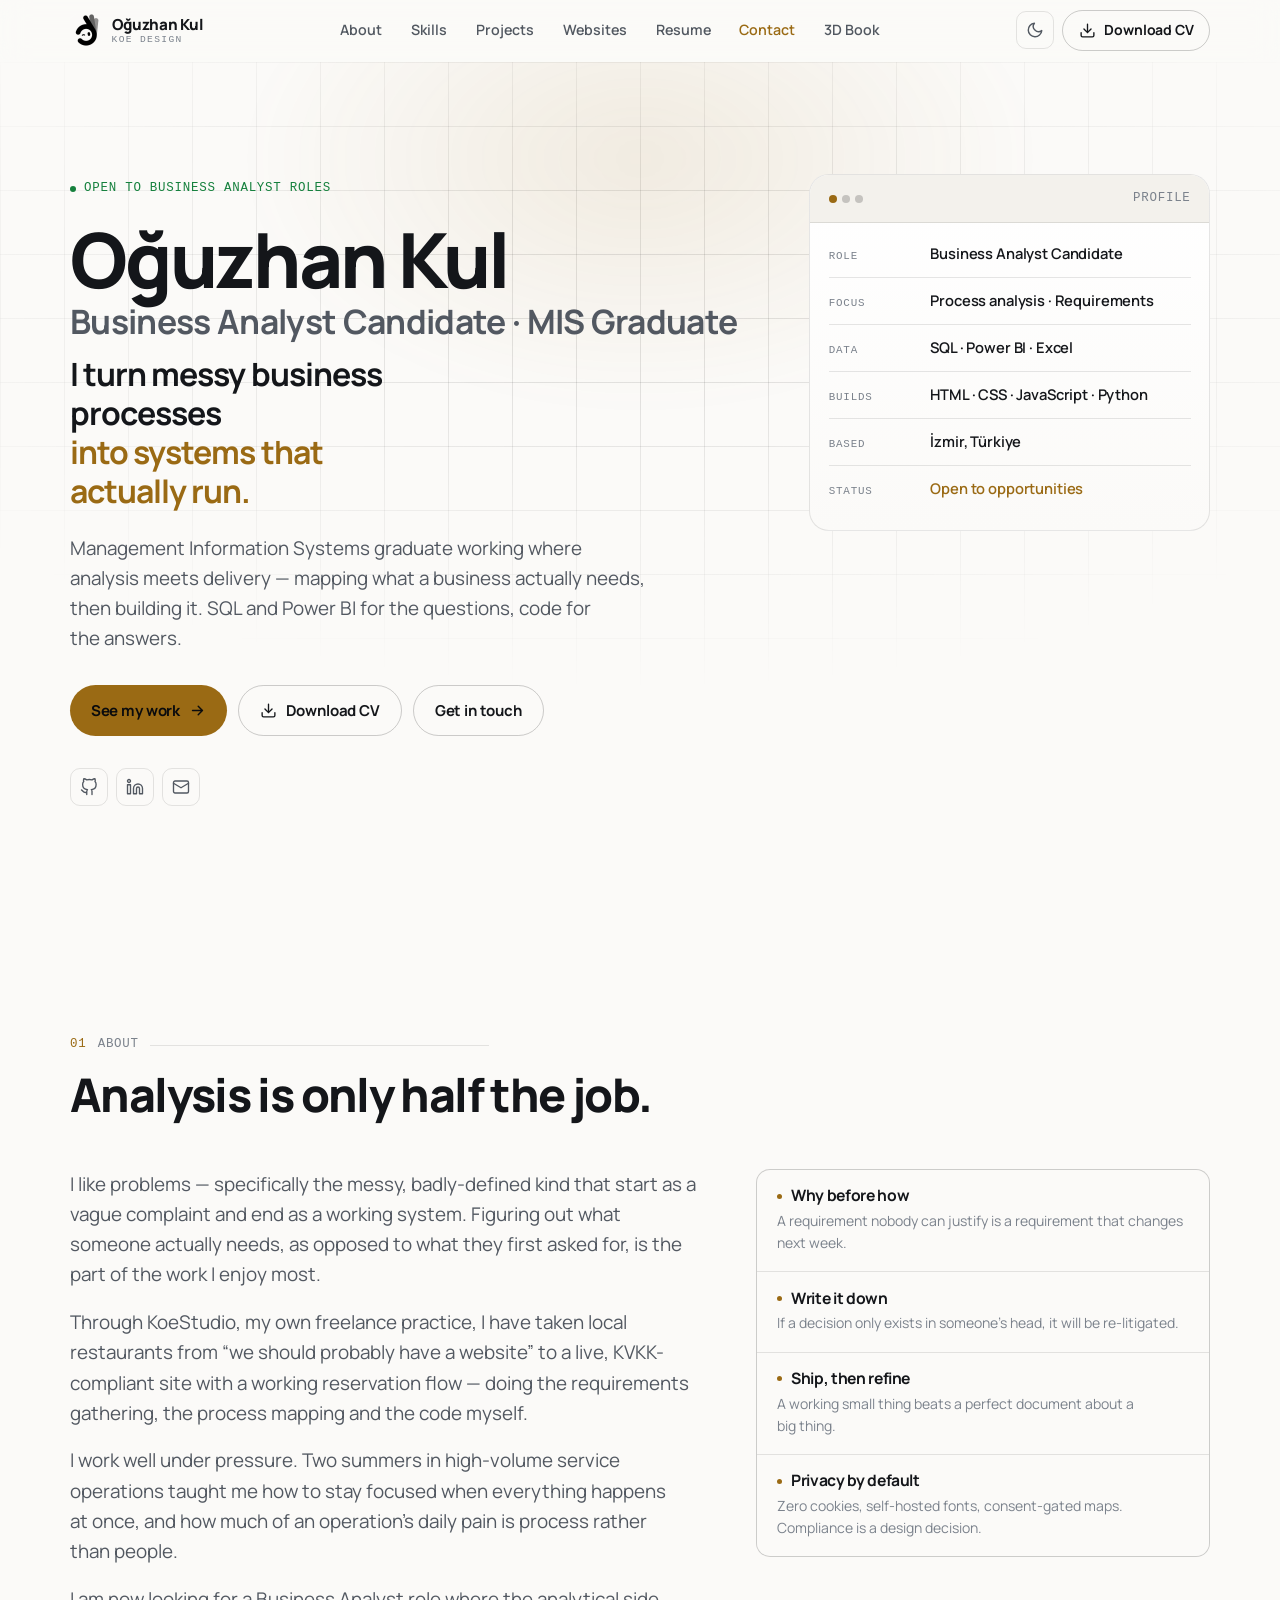
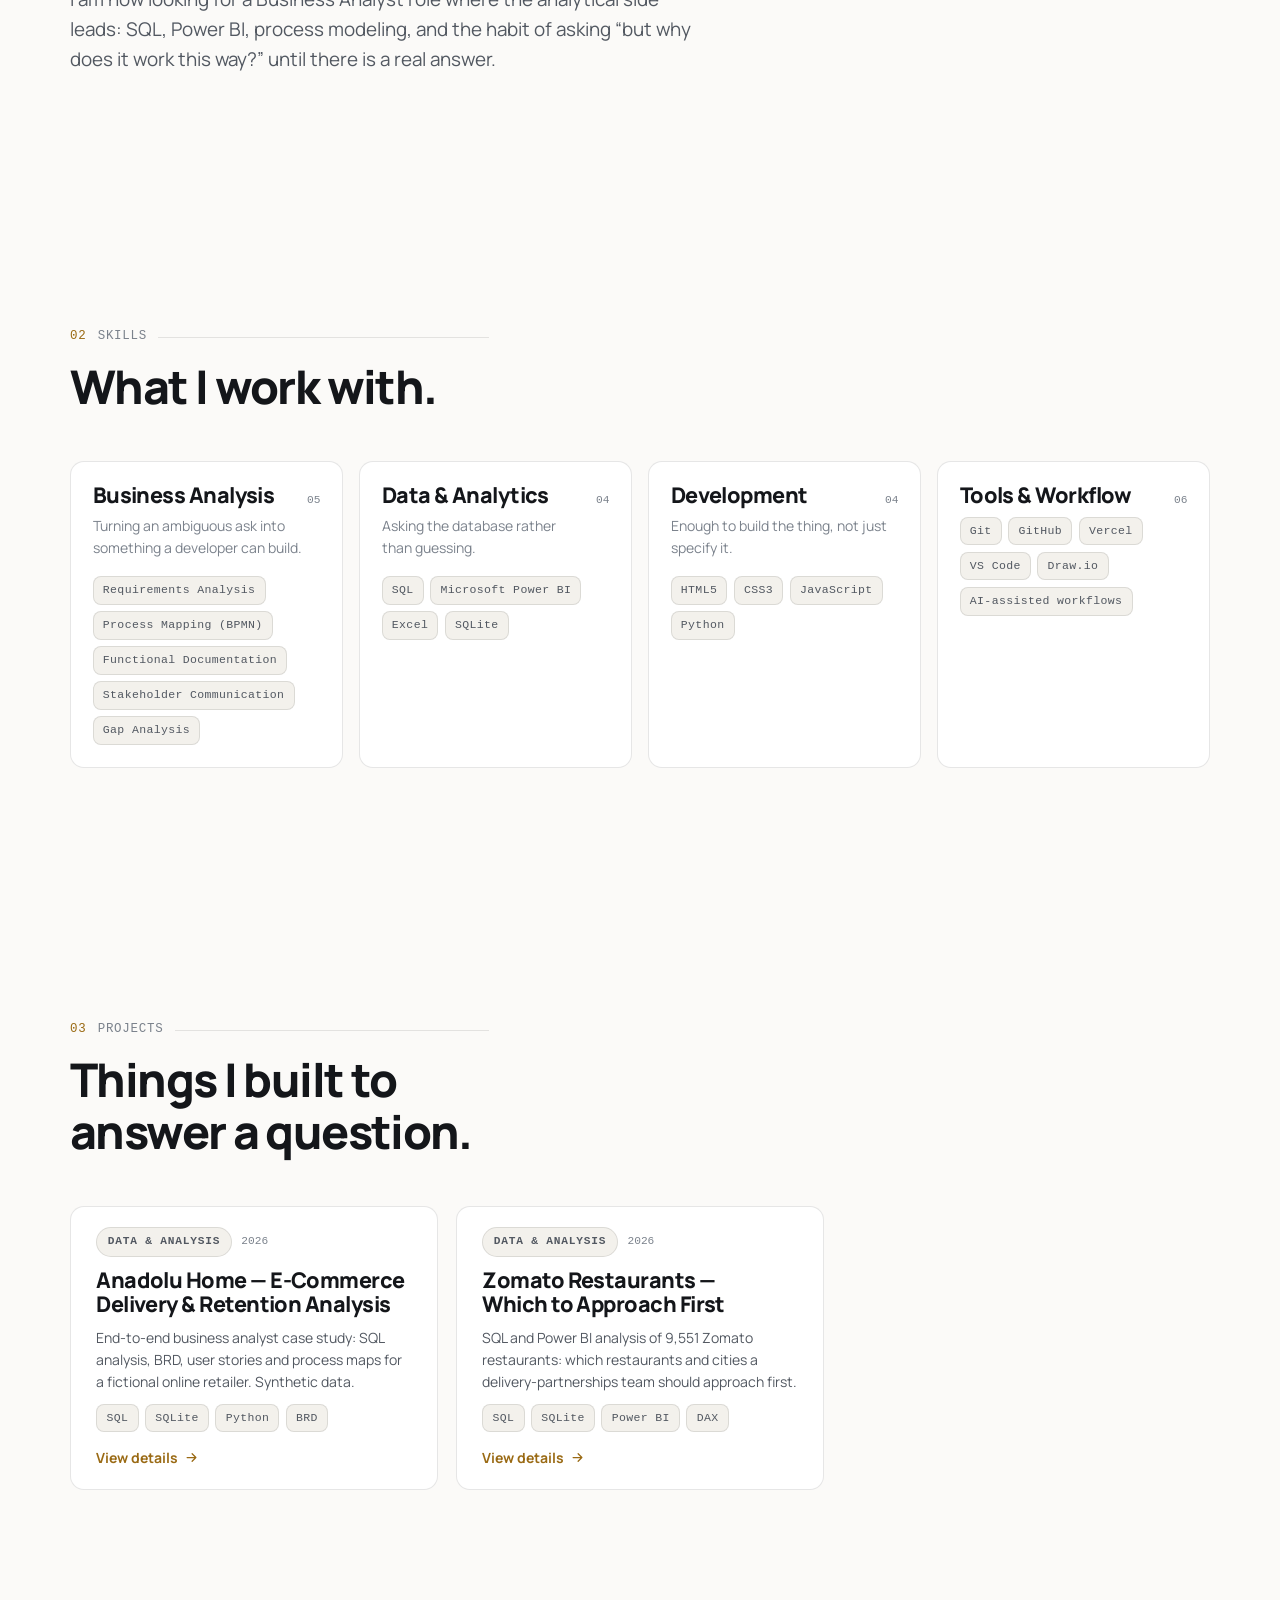
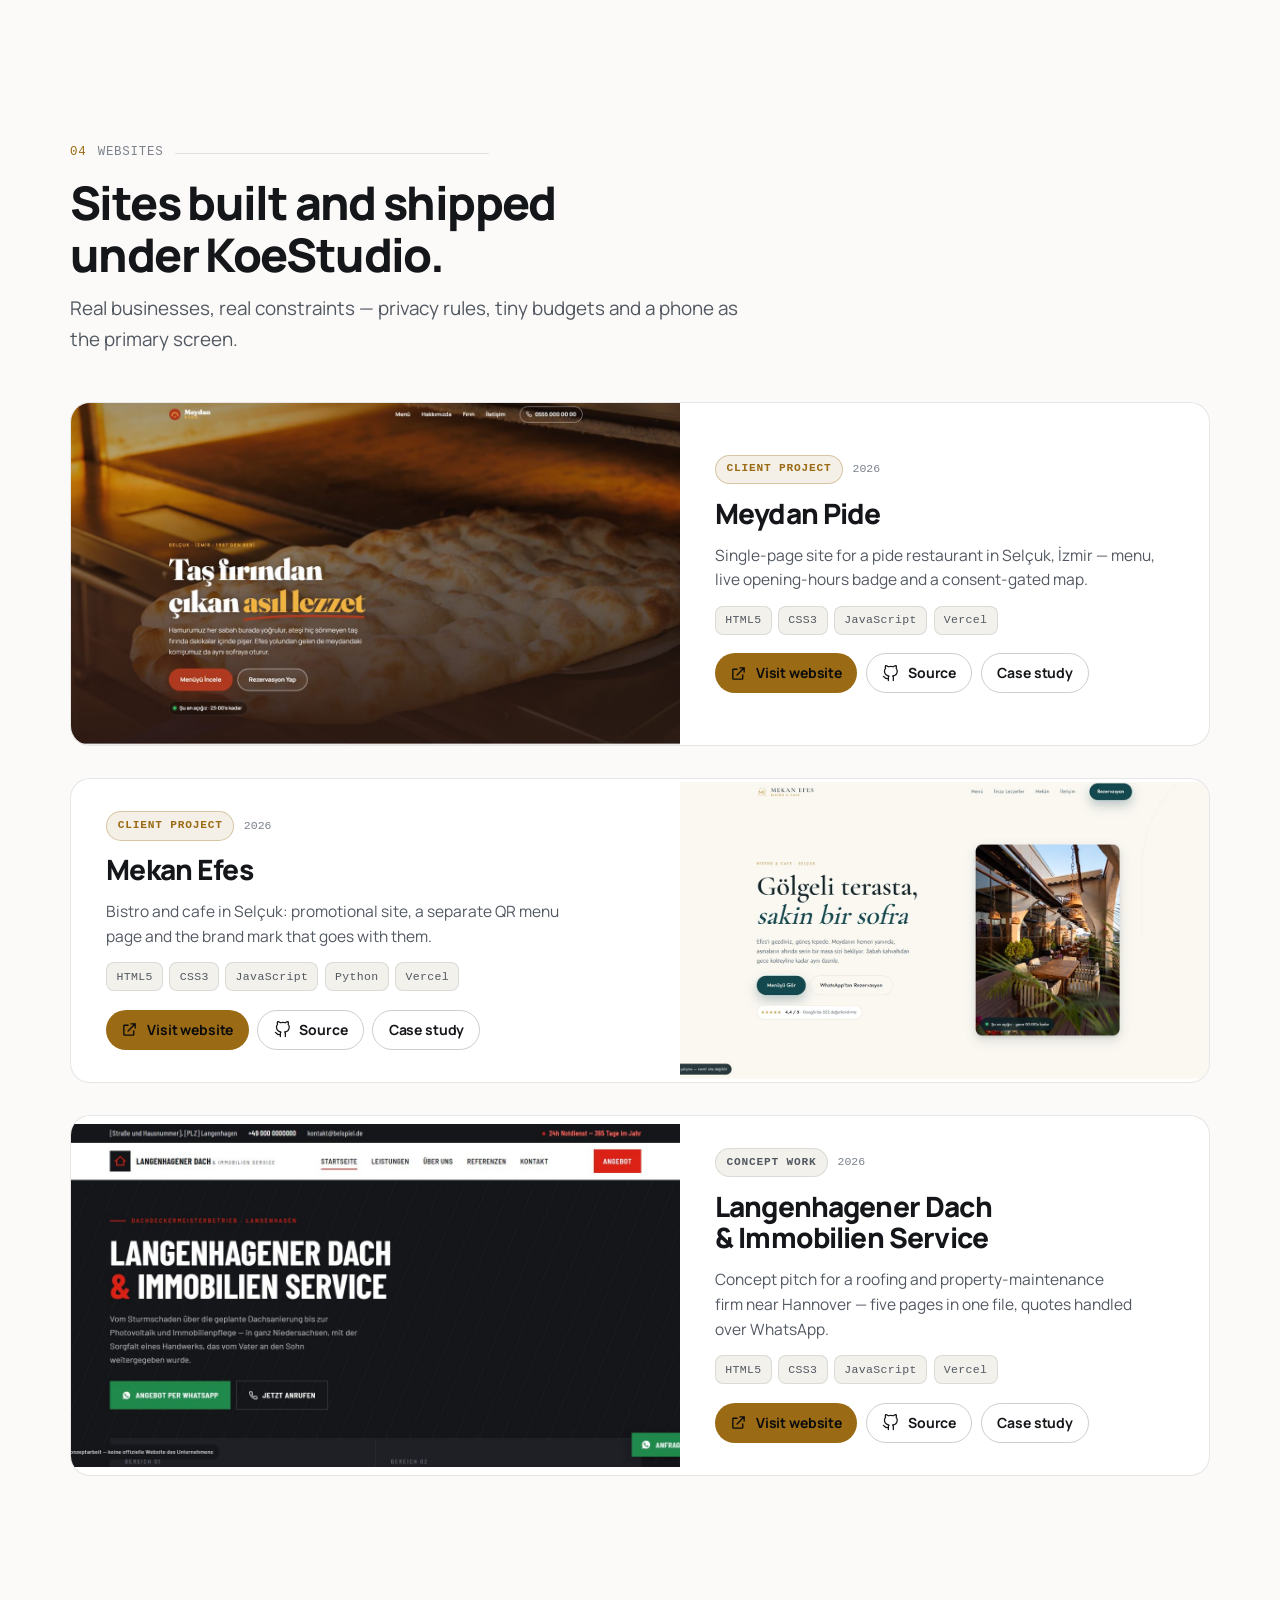
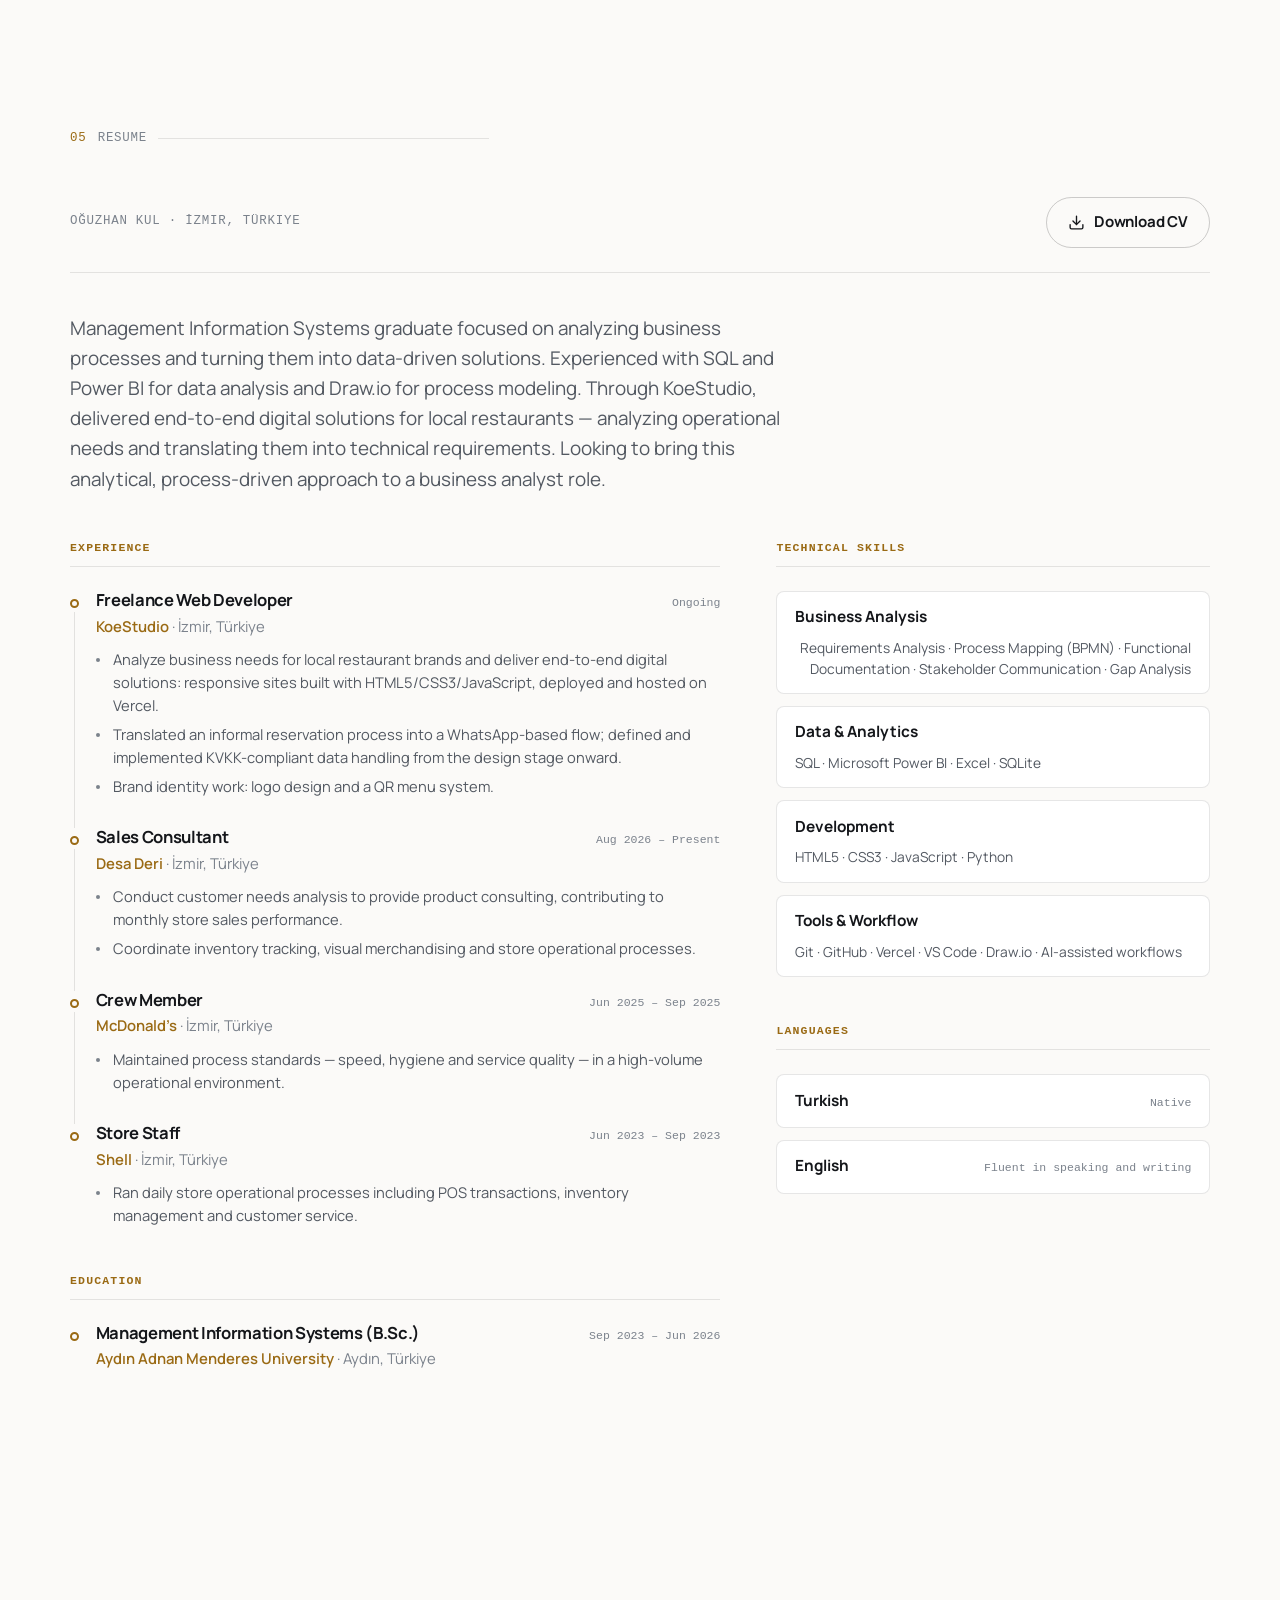
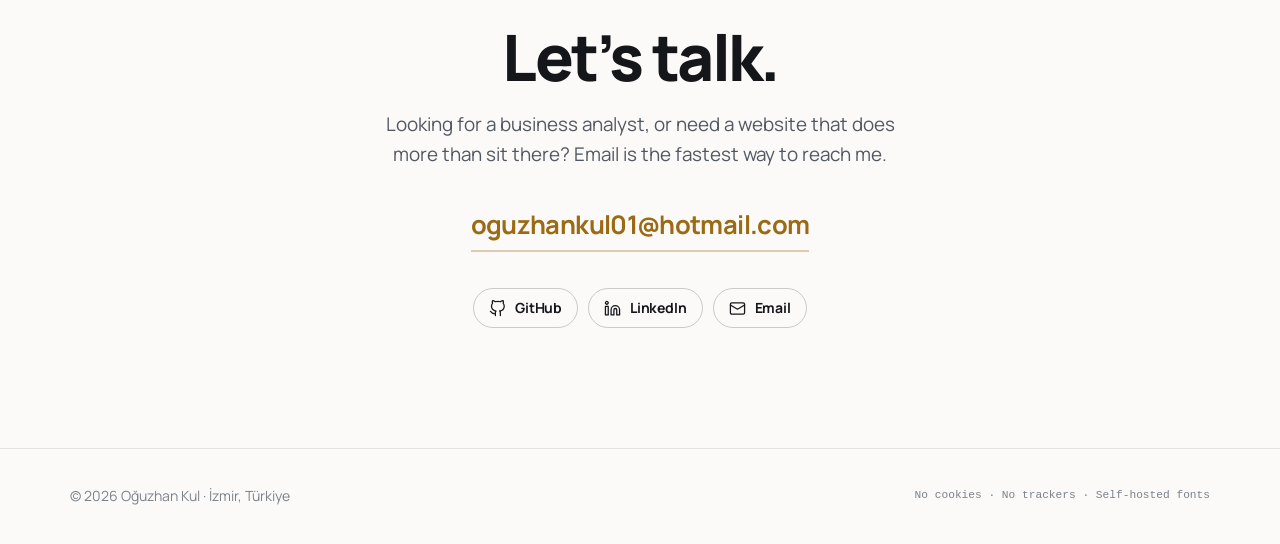
<file: index.html>
<!DOCTYPE html>
<html lang="en" data-theme="dark">
<head>
<meta charset="utf-8">
<meta name="viewport" content="width=device-width, initial-scale=1">

<title>Oğuzhan Kul — Business Analyst Candidate</title>
<meta name="description" content="Management Information Systems graduate in İzmir, Türkiye. Business analysis, SQL and Power BI, plus the web development to build what the analysis calls for.">
<meta name="author" content="Oğuzhan Kul">
<meta name="theme-color" content="#0A0B0D" media="(prefers-color-scheme: dark)">
<meta name="theme-color" content="#FBFAF8" media="(prefers-color-scheme: light)">

<!-- If the domain ever changes, it appears here (canonical, og:url,
     og:image, twitter:image, JSON-LD url), in js/data/profile.js,
     robots.txt and sitemap.xml. Social crawlers need absolute URLs, so
     a relative path is not an option. -->
<link rel="canonical" href="https://koestudio.vercel.app/">

<!-- Open Graph -->
<meta property="og:type" content="profile">
<meta property="og:locale" content="en_US">
<meta property="og:site_name" content="Oğuzhan Kul">
<meta property="og:title" content="Oğuzhan Kul — Business Analyst Candidate">
<meta property="og:description" content="MIS graduate in İzmir. Business analysis, SQL and Power BI, plus the web development to build what the analysis calls for.">
<meta property="og:url" content="https://koestudio.vercel.app/">
<meta property="profile:first_name" content="Oğuzhan">
<meta property="profile:last_name" content="Kul">
<!-- Cover image. Source: assets/img/og-cover.html (see the comment in it
     for how to re-render). Social crawlers need an absolute URL, so this
     is one more place the domain has to be corrected when the site is live. -->
<meta property="og:image" content="https://koestudio.vercel.app/assets/img/og-cover.jpg">
<meta property="og:image:type" content="image/jpeg">
<meta property="og:image:width" content="1200">
<meta property="og:image:height" content="630">
<meta property="og:image:alt" content="Oğuzhan Kul — Business Analyst Candidate, MIS Graduate">

<!-- Twitter / X -->
<meta name="twitter:card" content="summary_large_image">
<meta name="twitter:title" content="Oğuzhan Kul — Business Analyst Candidate">
<meta name="twitter:description" content="MIS graduate in İzmir. Business analysis, SQL and Power BI, plus the web development to build what the analysis calls for.">
<meta name="twitter:image" content="https://koestudio.vercel.app/assets/img/og-cover.jpg">

<link rel="icon" href="assets/img/logo-dark.png" type="image/png" sizes="256x256">
<link rel="apple-touch-icon" href="assets/img/logo-dark.png">
<link rel="manifest" href="site.webmanifest">

<!-- Both subsets are genuinely used: the body copy is English (latin) but
     "Oğuzhan" and "Türkiye" pull glyphs from latin-ext. -->
<link rel="preload" href="assets/fonts/manrope-var-latin.woff2" as="font" type="font/woff2" crossorigin>
<link rel="preload" href="assets/fonts/manrope-var-latin-ext.woff2" as="font" type="font/woff2" crossorigin>
<link rel="stylesheet" href="css/fonts.css">
<link rel="stylesheet" href="css/style.css">

<!-- Sets the stored theme before first paint so the page never flashes the
     wrong colours. External (not inline) so the CSP needs no 'unsafe-inline'. -->
<script src="js/theme.js"></script>

<script type="application/ld+json">
{
  "@context": "https://schema.org",
  "@type": "Person",
  "name": "Oğuzhan Kul",
  "jobTitle": "Business Analyst Candidate",
  "description": "Management Information Systems graduate focused on analyzing business processes and turning them into data-driven solutions.",
  "url": "https://koestudio.vercel.app/",
  "email": "mailto:oguzhankul01@hotmail.com",
  "address": {
    "@type": "PostalAddress",
    "addressLocality": "İzmir",
    "addressCountry": "TR"
  },
  "alumniOf": {
    "@type": "CollegeOrUniversity",
    "name": "Aydın Adnan Menderes University"
  },
  "knowsLanguage": ["Turkish", "English"],
  "knowsAbout": ["Business Analysis", "SQL", "Microsoft Power BI", "Process Modeling", "Web Development"],
  "sameAs": [
    "https://github.com/Oguzhan-35",
    "https://www.linkedin.com/in/oğuzhan-kul-5936a341a"
  ]
}
</script>
</head>

<body>

<a class="skip" href="#main">Skip to content</a>

<!-- ============================================================
     Icon sprite — every icon on the page, inlined once.
     Avoids an icon library dependency and any external request.
     ============================================================ -->
<svg class="sprite" width="0" height="0" aria-hidden="true">
  <symbol id="i-github" viewBox="0 0 24 24" fill="none" stroke="currentColor" stroke-width="1.8" stroke-linecap="round" stroke-linejoin="round">
    <path d="M9 19c-5 1.5-5-2.5-7-3m14 6v-3.87a3.37 3.37 0 0 0-.94-2.61c3.14-.35 6.44-1.54 6.44-7A5.44 5.44 0 0 0 20 4.77 5.07 5.07 0 0 0 19.91 1S18.73.65 16 2.48a13.38 13.38 0 0 0-7 0C6.27.65 5.09 1 5.09 1A5.07 5.07 0 0 0 5 4.77a5.44 5.44 0 0 0-1.5 3.78c0 5.42 3.3 6.61 6.44 7A3.37 3.37 0 0 0 9 18.13V22"/>
  </symbol>
  <symbol id="i-linkedin" viewBox="0 0 24 24" fill="none" stroke="currentColor" stroke-width="1.8" stroke-linecap="round" stroke-linejoin="round">
    <path d="M16 8a6 6 0 0 1 6 6v7h-4v-7a2 2 0 0 0-4 0v7h-4v-7a6 6 0 0 1 6-6z"/>
    <rect x="2" y="9" width="4" height="12"/><circle cx="4" cy="4" r="2"/>
  </symbol>
  <symbol id="i-mail" viewBox="0 0 24 24" fill="none" stroke="currentColor" stroke-width="1.8" stroke-linecap="round" stroke-linejoin="round">
    <rect x="2" y="4" width="20" height="16" rx="2"/><path d="m22 7-10 6L2 7"/>
  </symbol>
  <symbol id="i-arrow-right" viewBox="0 0 24 24" fill="none" stroke="currentColor" stroke-width="2" stroke-linecap="round" stroke-linejoin="round">
    <path d="M5 12h14M13 6l6 6-6 6"/>
  </symbol>
  <symbol id="i-external" viewBox="0 0 24 24" fill="none" stroke="currentColor" stroke-width="1.9" stroke-linecap="round" stroke-linejoin="round">
    <path d="M14 4h6v6M20 4 10 14M18 14v5a1 1 0 0 1-1 1H5a1 1 0 0 1-1-1V7a1 1 0 0 1 1-1h5"/>
  </symbol>
  <symbol id="i-download" viewBox="0 0 24 24" fill="none" stroke="currentColor" stroke-width="1.9" stroke-linecap="round" stroke-linejoin="round">
    <path d="M21 15v4a2 2 0 0 1-2 2H5a2 2 0 0 1-2-2v-4M7 10l5 5 5-5M12 15V3"/>
  </symbol>
  <symbol id="i-sun" viewBox="0 0 24 24" fill="none" stroke="currentColor" stroke-width="1.9" stroke-linecap="round" stroke-linejoin="round">
    <circle cx="12" cy="12" r="4"/><path d="M12 2v2M12 20v2M4.9 4.9l1.4 1.4M17.7 17.7l1.4 1.4M2 12h2M20 12h2M4.9 19.1l1.4-1.4M17.7 6.3l1.4-1.4"/>
  </symbol>
  <symbol id="i-moon" viewBox="0 0 24 24" fill="none" stroke="currentColor" stroke-width="1.9" stroke-linecap="round" stroke-linejoin="round">
    <path d="M21 12.8A9 9 0 1 1 11.2 3a7 7 0 0 0 9.8 9.8z"/>
  </symbol>
  <symbol id="i-close" viewBox="0 0 24 24" fill="none" stroke="currentColor" stroke-width="2" stroke-linecap="round" stroke-linejoin="round">
    <path d="M18 6 6 18M6 6l12 12"/>
  </symbol>
</svg>

<!-- ============================================================
     HEADER
     ============================================================ -->
<header class="header" id="header">
  <div class="header__inner">
    <a class="brand" href="#top" aria-label="Oğuzhan Kul / Koe Design — home">
      <span class="brand__mark" aria-hidden="true"></span>
      <span class="brand__lockup">
        <span class="brand__name">Oğuzhan Kul</span>
        <span class="brand__studio">Koe Design</span>
      </span>
    </a>

    <nav class="nav" aria-label="Sections">
      <ul class="nav__list">
        <li><a class="nav__link" href="#about">About</a></li>
        <li><a class="nav__link" href="#skills">Skills</a></li>
        <li><a class="nav__link" href="#projects">Projects</a></li>
        <li><a class="nav__link" href="#websites">Websites</a></li>
        <li><a class="nav__link" href="#resume">Resume</a></li>
        <li><a class="nav__link" href="#contact">Contact</a></li>
        <li><a class="nav__link" href="book/">3D Book</a></li>
      </ul>
    </nav>

    <div class="header__actions">
      <button class="icon-btn" id="theme-toggle" type="button"
              aria-label="Switch colour theme">
        <svg class="ic icon-sun" aria-hidden="true"><use href="#i-sun"></use></svg>
        <svg class="ic icon-moon" aria-hidden="true"><use href="#i-moon"></use></svg>
      </button>

      <!-- Filled in by JS only when profile.cvFile is set -->
      <span id="header-cta" class="header__cta"></span>

      <button class="icon-btn burger" id="burger" type="button"
              aria-label="Open menu" aria-expanded="false" aria-controls="mobile-menu">
        <span class="burger__bars" aria-hidden="true"></span>
      </button>
    </div>
  </div>
  <div class="progress" id="progress" aria-hidden="true"></div>
</header>

<div class="mobile-menu" id="mobile-menu" hidden>
  <a class="mobile-menu__link" href="#about"><span class="mobile-menu__num">01</span> About</a>
  <a class="mobile-menu__link" href="#skills"><span class="mobile-menu__num">02</span> Skills</a>
  <a class="mobile-menu__link" href="#projects"><span class="mobile-menu__num">03</span> Projects</a>
  <a class="mobile-menu__link" href="#websites"><span class="mobile-menu__num">04</span> Websites</a>
  <a class="mobile-menu__link" href="#resume"><span class="mobile-menu__num">05</span> Resume</a>
  <a class="mobile-menu__link" href="#contact"><span class="mobile-menu__num">06</span> Contact</a>
  <div class="mobile-menu__foot" id="mobile-socials"></div>
</div>

<main id="main">

  <!-- ============================================================
       HERO
       ============================================================ -->
  <section class="hero" id="top">
    <div class="hero__bg" aria-hidden="true"></div>
    <div class="hero__glow" aria-hidden="true"></div>

    <div class="wrap">
      <div class="hero__grid">
        <div class="hero__content" id="hero-content">
          <noscript>
            <h1>Oğuzhan Kul — Business Analyst Candidate</h1>
            <p>
              Management Information Systems graduate in İzmir, Türkiye.
              This site needs JavaScript to render its content.
              You can reach me at
              <a href="mailto:oguzhankul01@hotmail.com">oguzhankul01@hotmail.com</a>.
            </p>
          </noscript>
        </div>

        <aside class="spec reveal" id="hero-spec" aria-label="Profile summary"></aside>
      </div>
    </div>
  </section>

  <!-- ============================================================
       ABOUT
       ============================================================ -->
  <section class="section" id="about" aria-labelledby="about-h">
    <div class="wrap">
      <div class="shead reveal">
        <p class="shead__eyebrow mono"><span class="shead__num">01</span> About</p>
        <h2 id="about-h">Analysis is only half the job.</h2>
      </div>
      <div class="about">
        <div class="about__text reveal" id="about-text"></div>
        <ul class="principles reveal" id="about-principles"></ul>
      </div>
    </div>
  </section>

  <!-- ============================================================
       SKILLS
       ============================================================ -->
  <section class="section" id="skills" aria-labelledby="skills-h">
    <div class="wrap">
      <div class="shead reveal">
        <p class="shead__eyebrow mono"><span class="shead__num">02</span> Skills</p>
        <h2 id="skills-h">What I work with.</h2>
      </div>
      <div class="skills" id="skills-grid"></div>
    </div>
  </section>

  <!-- ============================================================
       PROJECTS
       ============================================================ -->
  <section class="section" id="projects" aria-labelledby="projects-h">
    <div class="wrap">
      <div class="shead reveal">
        <p class="shead__eyebrow mono"><span class="shead__num">03</span> Projects</p>
        <h2 id="projects-h">Things I built to answer a question.</h2>
      </div>
      <div id="projects-filters" role="tablist" aria-label="Filter projects"></div>
      <div id="projects-grid"></div>
    </div>
  </section>

  <!-- ============================================================
       WEBSITES
       ============================================================ -->
  <section class="section" id="websites" aria-labelledby="websites-h">
    <div class="wrap">
      <div class="shead reveal">
        <p class="shead__eyebrow mono"><span class="shead__num">04</span> Websites</p>
        <h2 id="websites-h">Sites built and shipped under KoeStudio.</h2>
        <p>Real businesses, real constraints — privacy rules, tiny budgets and a phone as the primary screen.</p>
      </div>
      <div class="sites" id="sites-list"></div>
    </div>
  </section>

  <!-- ============================================================
       RESUME
       ============================================================ -->
  <section class="section" id="resume" aria-labelledby="resume-h">
    <div class="wrap">
      <div class="shead reveal">
        <p class="shead__eyebrow mono"><span class="shead__num">05</span> Resume</p>
        <!-- Kept for the section's accessible name (aria-labelledby), hidden
             visually because the eyebrow above already says "Resume". -->
        <h2 id="resume-h" class="sr-only">Resume</h2>
      </div>
      <div id="resume-body"></div>
    </div>
  </section>

  <!-- ============================================================
       CONTACT
       ============================================================ -->
  <section class="section" id="contact" aria-labelledby="contact-h">
    <div class="wrap">
      <div class="contact reveal" id="contact-body"></div>
    </div>
  </section>

</main>

<footer class="footer">
  <div class="wrap footer__inner" id="footer"></div>
</footer>

<!-- Detail dialog, shared by projects and websites -->
<dialog class="modal" id="modal" aria-labelledby="modal-title">
  <button class="modal__close" type="button" data-close aria-label="Close">
    <svg class="ic" aria-hidden="true"><use href="#i-close"></use></svg>
  </button>
  <div class="modal__panel" id="modal-panel"></div>
</dialog>

<script type="module" src="js/main.js"></script>
</body>
</html>
</file>
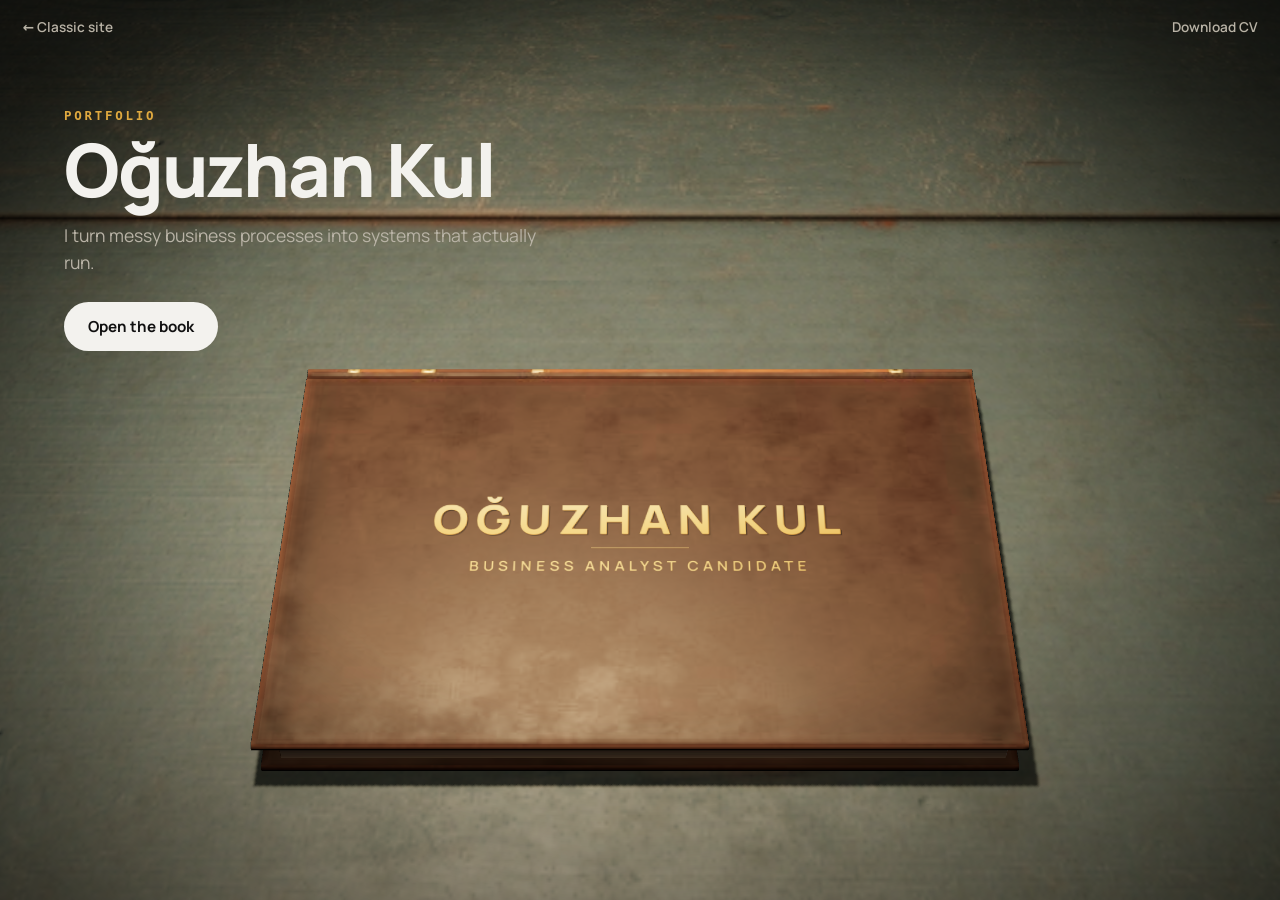
<file: book/index.html>
<!doctype html>
<html lang="en">
<head>
<meta charset="utf-8">
<meta name="viewport" content="width=device-width, initial-scale=1">
<title>Oğuzhan Kul — Portfolio Book</title>
<meta name="description" content="An interactive 3D portfolio: a hardcover book on a desk. Business analysis, data and web projects by Oğuzhan Kul.">
<meta name="theme-color" content="#050403">
<link rel="stylesheet" href="../css/fonts.css">
<link rel="stylesheet" href="book.css">
</head>
<body>
<canvas id="stage" role="img" aria-label="Interactive 3D portfolio book. Use the buttons or arrow keys to turn pages."></canvas>
<div class="vignette" aria-hidden="true"></div>

<header class="top">
  <a class="back" href="../">← Classic site</a>
  <a class="cv" id="cv" href="#" hidden download>Download CV</a>
</header>

<section class="hero" id="hero">
  <p class="eyebrow">Portfolio</p>
  <h1>Oğuzhan Kul</h1>
  <p class="tag" id="tag"></p>
  <button class="open" id="openBtn" type="button">Open the book</button>
</section>

<nav class="pager" id="pager" aria-label="Book navigation" hidden>
  <button id="prev" type="button" aria-label="Previous spread">←</button>
  <span id="count"></span>
  <button id="next" type="button" aria-label="Next spread">→</button>
  <button id="close" type="button" class="ghost">Close book</button>
</nav>

<p class="loading" id="loading">Lighting the lamp…</p>

<div class="nogl" id="nogl" hidden>
  <h2>This book needs WebGL.</h2>
  <p>Your browser could not start the 3D scene. The same work is on the classic site.</p>
  <a class="open" href="../">Open the classic site</a>
</div>

<p class="sr" id="sr" aria-live="polite"></p>
<section class="sr" aria-label="Selected work">
  <h2>Selected work</h2>
  <ul id="classic-list"></ul>
</section>

<noscript><p class="nogl">This portfolio book needs JavaScript. <a href="../">Open the classic site</a>.</p></noscript>
<script type="module" src="book.js"></script>
</body>
</html>
</file>
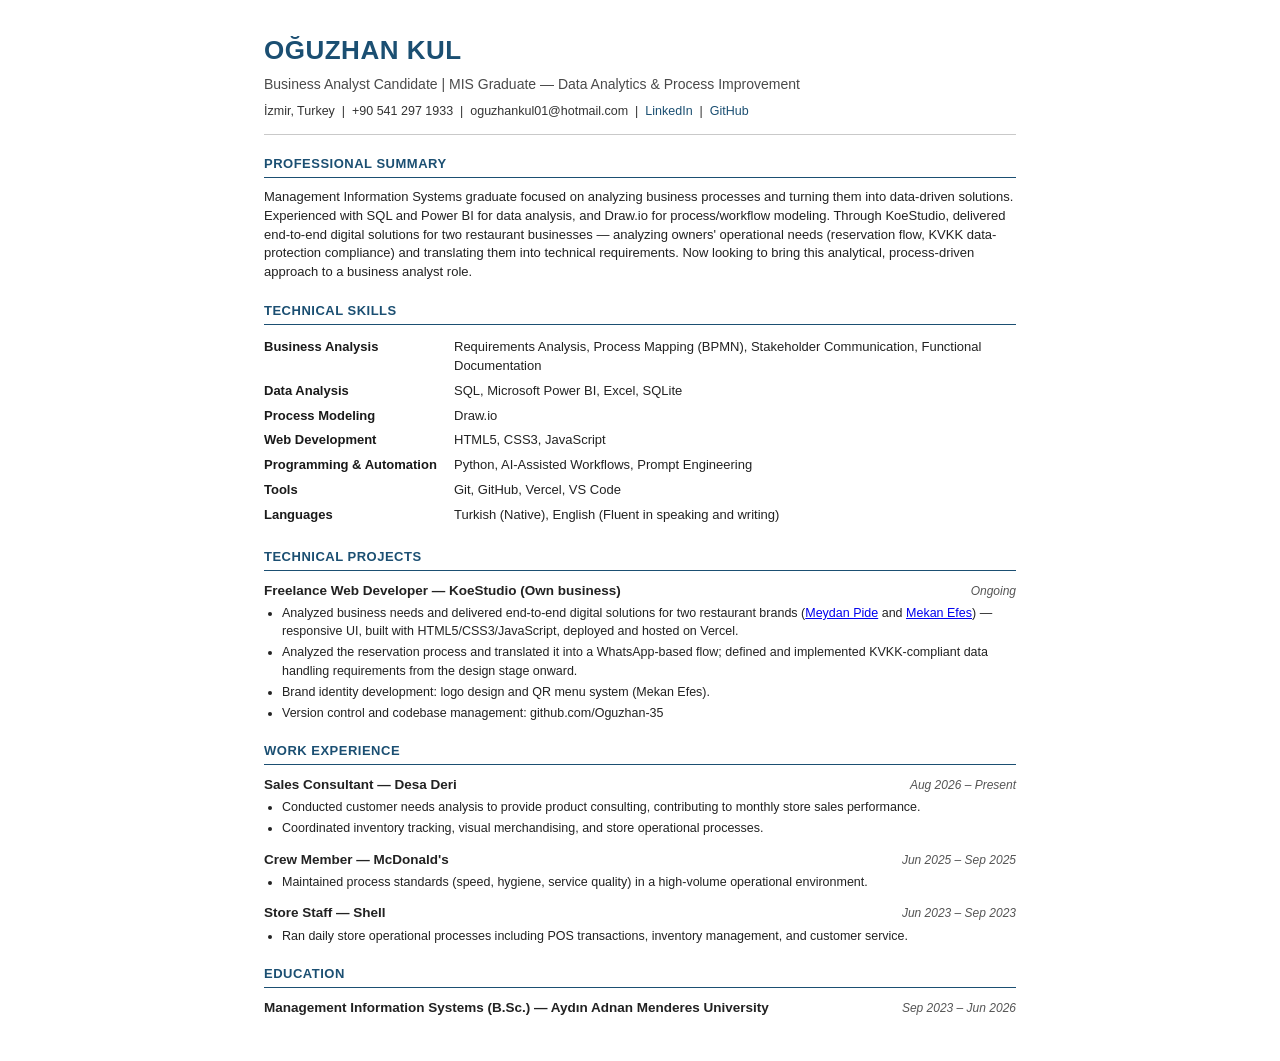
<file: assets/cv/oguzhan-kul-cv.html>
<!DOCTYPE html>
<html lang="en">
<head>
<meta charset="UTF-8">
<title>Oguzhan Kul - CV</title>
<!--
  PRINT-READY CV SOURCE.

  This is the file you print to PDF:
    1. Open it in a browser
    2. Ctrl+P  ->  Destination: "Save as PDF"
    3. Margins: Default · Scale: 100% · uncheck "Headers and footers"
    4. Save as  oguzhan-kul-cv.pdf  IN THIS SAME FOLDER
    5. In js/data/profile.js set:
         cvFile: 'assets/cv/oguzhan-kul-cv.pdf',

  The "Download CV" button then appears automatically in the header,
  the hero and the Resume section.

  Keep this file and js/data/resume.js in sync when you change something.
-->
<style>
  @page { size: A4; margin: 16mm 18mm; }
  * { box-sizing: border-box; }
  body {
    font-family: 'Segoe UI', Calibri, Arial, sans-serif;
    color: #222;
    max-width: 800px;
    margin: 0 auto;
    padding: 32px 24px;
    line-height: 1.45;
  }
  h1 { font-size: 26px; color: #1B4F72; margin: 0 0 4px 0; letter-spacing: 0.5px; }
  .subtitle { font-size: 14px; color: #4a4a4a; margin: 0 0 8px 0; }
  .contact { font-size: 12.5px; color: #333; margin: 0 0 14px 0; }
  .contact a { color: #1B4F72; text-decoration: none; }
  hr.top { border: none; border-top: 1px solid #c9c9c9; margin: 0 0 18px 0; }
  h2 {
    font-size: 13px;
    color: #1B4F72;
    text-transform: uppercase;
    letter-spacing: 0.5px;
    border-bottom: 1.5px solid #1B4F72;
    padding-bottom: 3px;
    margin: 20px 0 10px 0;
  }
  .summary { font-size: 13px; margin: 0; }
  table.skills { width: 100%; border-collapse: collapse; font-size: 13px; }
  table.skills td { padding: 3px 0; vertical-align: top; }
  table.skills td.label { font-weight: 600; width: 190px; color: #1a1a1a; }
  .entry { margin-bottom: 12px; }
  .entry-header { display: flex; justify-content: space-between; align-items: baseline; }
  .entry-title { font-weight: 700; font-size: 13.5px; }
  .entry-title a { color: #1B4F72; text-decoration: none; }
  .entry-date { font-size: 12px; font-style: italic; color: #555; white-space: nowrap; }
  ul { margin: 4px 0 0 0; padding-left: 18px; font-size: 12.5px; }
  li { margin-bottom: 3px; }
  .edu-line { font-weight: 700; font-size: 13.5px; }

  /* Printing adds its own @page margin, so the on-screen body padding is
     pure waste there — dropping it is what keeps this to a single page. */
  @media print {
    body { padding: 0; max-width: none; }
    h2 { margin: 15px 0 8px; }
    .entry { margin-bottom: 10px; }
  }
</style>
</head>
<body>

<h1>OĞUZHAN KUL</h1>
<p class="subtitle">Business Analyst Candidate | MIS Graduate — Data Analytics &amp; Process Improvement</p>
<p class="contact">İzmir, Turkey &nbsp;|&nbsp; +90 541 297 1933 &nbsp;|&nbsp; oguzhankul01@hotmail.com &nbsp;|&nbsp; <a href="https://www.linkedin.com/in/oğuzhan-kul-5936a341a">LinkedIn</a> &nbsp;|&nbsp; <a href="https://github.com/Oguzhan-35">GitHub</a></p>
<hr class="top">

<h2>Professional Summary</h2>
<p class="summary">Management Information Systems graduate focused on analyzing business processes and turning them into data-driven solutions. Experienced with SQL and Power BI for data analysis, and Draw.io for process/workflow modeling. Through KoeStudio, delivered end-to-end digital solutions for two restaurant businesses — analyzing owners' operational needs (reservation flow, KVKK data-protection compliance) and translating them into technical requirements. Now looking to bring this analytical, process-driven approach to a business analyst role.</p>

<h2>Technical Skills</h2>
<table class="skills">
  <tr><td class="label">Business Analysis</td><td>Requirements Analysis, Process Mapping (BPMN), Stakeholder Communication, Functional Documentation</td></tr>
  <tr><td class="label">Data Analysis</td><td>SQL, Microsoft Power BI, Excel, SQLite</td></tr>
  <tr><td class="label">Process Modeling</td><td>Draw.io</td></tr>
  <tr><td class="label">Web Development</td><td>HTML5, CSS3, JavaScript</td></tr>
  <tr><td class="label">Programming &amp; Automation</td><td>Python, AI-Assisted Workflows, Prompt Engineering</td></tr>
  <tr><td class="label">Tools</td><td>Git, GitHub, Vercel, VS Code</td></tr>
  <tr><td class="label">Languages</td><td>Turkish (Native), English (Fluent in speaking and writing)</td></tr>
</table>

<h2>Technical Projects</h2>
<div class="entry">
  <div class="entry-header">
    <span class="entry-title">Freelance Web Developer — KoeStudio (Own business)</span>
    <span class="entry-date">Ongoing</span>
  </div>
  <ul>
    <li>Analyzed business needs and delivered end-to-end digital solutions for two restaurant brands (<a href="https://meydan-pide.vercel.app">Meydan Pide</a> and <a href="https://mekan-efes.vercel.app">Mekan Efes</a>) — responsive UI, built with HTML5/CSS3/JavaScript, deployed and hosted on Vercel.</li>
    <li>Analyzed the reservation process and translated it into a WhatsApp-based flow; defined and implemented KVKK-compliant data handling requirements from the design stage onward.</li>
    <li>Brand identity development: logo design and QR menu system (Mekan Efes).</li>
    <li>Version control and codebase management: github.com/Oguzhan-35</li>
  </ul>
</div>

<h2>Work Experience</h2>
<div class="entry">
  <div class="entry-header">
    <span class="entry-title">Sales Consultant — Desa Deri</span>
    <span class="entry-date">Aug 2026 – Present</span>
  </div>
  <ul>
    <li>Conducted customer needs analysis to provide product consulting, contributing to monthly store sales performance.</li>
    <li>Coordinated inventory tracking, visual merchandising, and store operational processes.</li>
  </ul>
</div>
<div class="entry">
  <div class="entry-header">
    <span class="entry-title">Crew Member — McDonald's</span>
    <span class="entry-date">Jun 2025 – Sep 2025</span>
  </div>
  <ul>
    <li>Maintained process standards (speed, hygiene, service quality) in a high-volume operational environment.</li>
  </ul>
</div>
<div class="entry">
  <div class="entry-header">
    <span class="entry-title">Store Staff — Shell</span>
    <span class="entry-date">Jun 2023 – Sep 2023</span>
  </div>
  <ul>
    <li>Ran daily store operational processes including POS transactions, inventory management, and customer service.</li>
  </ul>
</div>

<h2>Education</h2>
<div class="entry">
  <div class="entry-header">
    <span class="edu-line">Management Information Systems (B.Sc.) — Aydın Adnan Menderes University</span>
    <span class="entry-date">Sep 2023 – Jun 2026</span>
  </div>
</div>

</body>
</html>
</file>
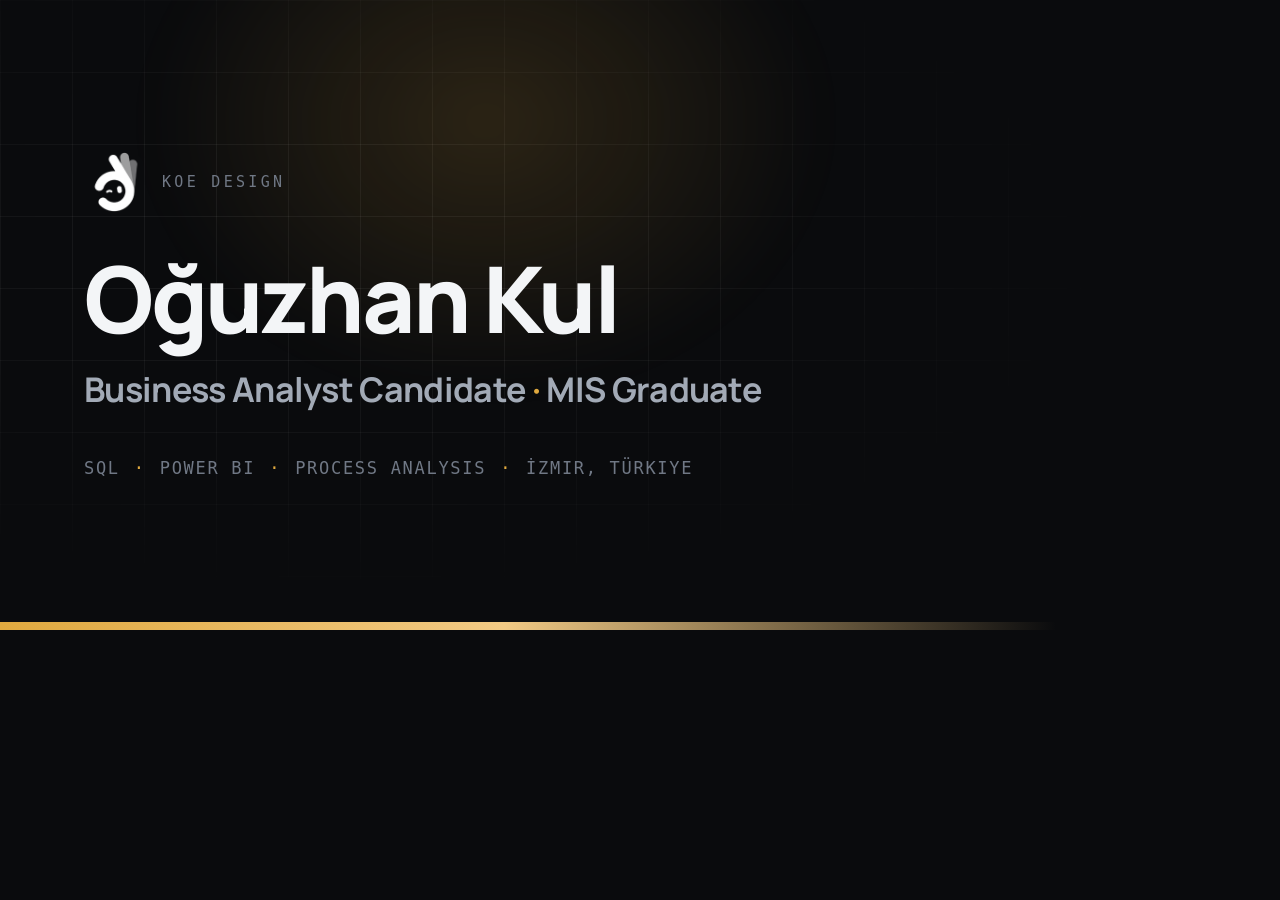
<file: assets/img/og-cover.html>
<!DOCTYPE html>
<html lang="en">
<head>
<meta charset="utf-8">
<title>OG cover source</title>
<!--
  SOURCE FOR THE SOCIAL PREVIEW IMAGE (og:image).

  Renders at exactly 1200×630 — the size LinkedIn, WhatsApp and X expect.
  To regenerate after editing this file, from the portfolio folder with the
  dev server running on 4323:

    "C:\Program Files\Google\Chrome\Application\chrome.exe" --headless=new --disable-gpu --hide-scrollbars --window-size=1200,630 --screenshot="shot.png" "http://localhost:4323/assets/img/og-cover.html"

  then convert shot.png to assets/img/og-cover.jpg (quality ~85).
-->
<style>
  @font-face {
    font-family: 'Manrope';
    font-weight: 400 800;
    font-display: block;
    src: url('../fonts/manrope-var-latin.woff2') format('woff2');
    unicode-range: U+0000-00FF, U+0131, U+0152-0153, U+2000-206F, U+20AC, U+2122;
  }
  @font-face {
    font-family: 'Manrope';
    font-weight: 400 800;
    font-display: block;
    src: url('../fonts/manrope-var-latin-ext.woff2') format('woff2');
    unicode-range: U+0100-02BA, U+02BD-02C5, U+1E00-1E9F, U+2C60-2C7F, U+A720-A7FF;
  }

  * { box-sizing: border-box; margin: 0; }

  body {
    width: 1200px;
    height: 630px;
    overflow: hidden;
    background: #0A0B0D;
    color: #F3F5F7;
    font-family: 'Manrope', system-ui, sans-serif;
    position: relative;
    display: flex;
    flex-direction: column;
    justify-content: center;
    padding: 0 84px;
  }

  /* Same grid + brass glow as the site hero */
  .grid {
    position: absolute; inset: 0;
    background-image:
      linear-gradient(to right, rgba(255,255,255,.055) 1px, transparent 1px),
      linear-gradient(to bottom, rgba(255,255,255,.055) 1px, transparent 1px);
    background-size: 72px 72px;
    mask-image: radial-gradient(ellipse 80% 70% at 30% 40%, #000 25%, transparent 80%);
  }
  .glow {
    position: absolute;
    top: -30%; left: 8%;
    width: 780px; height: 620px;
    background: radial-gradient(ellipse at center, rgba(224,169,63,.16), transparent 62%);
    filter: blur(20px);
  }

  .row { position: relative; display: flex; align-items: center; gap: 18px; margin-bottom: 40px; }
  .mark { width: 60px; height: 60px; border-radius: 14px; display: block; }
  .studio {
    font-family: ui-monospace, Consolas, monospace;
    font-size: 15px; letter-spacing: .22em; text-transform: uppercase;
    color: #707885;
  }

  h1 {
    position: relative;
    font-size: 92px;
    font-weight: 800;
    letter-spacing: -.035em;
    line-height: 1;
    margin-bottom: 22px;
  }

  .role {
    position: relative;
    font-size: 34px;
    font-weight: 700;
    letter-spacing: -.02em;
    color: #A2AAB6;
    margin-bottom: 46px;
  }
  .role b { color: #E0A93F; font-weight: 700; }

  .meta {
    position: relative;
    display: flex; align-items: center; gap: 14px;
    font-family: ui-monospace, Consolas, monospace;
    font-size: 17px; letter-spacing: .1em; text-transform: uppercase;
    color: #707885;
  }
  .meta span.sep { color: #E0A93F; }

  .rule {
    position: absolute;
    left: 0; bottom: 0; height: 8px; width: 100%;
    background: linear-gradient(90deg, #E0A93F, #F2CA84 42%, transparent 88%);
  }
</style>
</head>
<body>
  <div class="grid"></div>
  <div class="glow"></div>

  <div class="row">
    <img class="mark" src="logo-dark.png" alt="">
    <span class="studio">Koe Design</span>
  </div>

  <h1>Oğuzhan Kul</h1>
  <p class="role">Business Analyst Candidate <b>·</b> MIS Graduate</p>

  <div class="meta">
    <span>SQL</span><span class="sep">·</span>
    <span>Power BI</span><span class="sep">·</span>
    <span>Process Analysis</span><span class="sep">·</span>
    <span>İzmir, Türkiye</span>
  </div>

  <div class="rule"></div>
</body>
</html>
</file>
<file: css/fonts.css>
/* ============================================================
   Local font definitions — no request ever leaves for Google Fonts.
   Files live in assets/fonts/ (KVKK / GDPR friendly, same pattern
   as the other KoeStudio projects).

   Manrope — SIL Open Font License 1.1. Variable font: one file
   covers every weight, hence the "400 700" range.
   ============================================================ */

/* Manrope — latin */
@font-face {
  font-family: 'Manrope';
  font-style: normal;
  font-weight: 400 800;
  font-display: swap;
  src: url('../assets/fonts/manrope-var-latin.woff2') format('woff2');
  unicode-range: U+0000-00FF, U+0131, U+0152-0153, U+02BB-02BC, U+02C6, U+02DA, U+02DC, U+0304, U+0308, U+0329, U+2000-206F, U+20AC, U+2122, U+2191, U+2193, U+2212, U+2215, U+FEFF, U+FFFD;
}

/* Manrope — latin-ext (Turkish characters: ğ, ı, ş, ü, ö, ç) */
@font-face {
  font-family: 'Manrope';
  font-style: normal;
  font-weight: 400 800;
  font-display: swap;
  src: url('../assets/fonts/manrope-var-latin-ext.woff2') format('woff2');
  unicode-range: U+0100-02BA, U+02BD-02C5, U+02C7-02CC, U+02CE-02D7, U+02DD-02FF, U+0304, U+0308, U+0329, U+1D00-1DBF, U+1E00-1E9F, U+1EF2-1EFF, U+2020, U+20A0-20AB, U+20AD-20C0, U+2113, U+2C60-2C7F, U+A720-A7FF;
}
</file>
<file: css/style.css>
/* ============================================================================
   OĞUZHAN KUL — personal site
   Approach: mobile-first. Base rules target phones; larger screens are
   layered on top with min-width queries.

   Contents
   01. Design tokens (colour, type, spacing) + theme
   02. Reset and base elements
   03. Utilities (wrap, eyebrow, reveal, sr-only, mono)
   04. Buttons and chips
   05. Header, nav, mobile menu, theme toggle
   06. Hero
   07. Section headings
   08. About
   09. Skills
   10. Projects (cards + filters)
   11. Project / website detail modal
   12. Websites
   13. Resume
   14. Contact + footer
   15. Empty states
   16. 404 page
   17. Reduced motion + print
   ========================================================================== */


/* ============================================================
   01. DESIGN TOKENS
   ============================================================ */
:root {
  color-scheme: dark;

  /* Surfaces — near-black with a faint blue cast, not pure #000 */
  --bg:        #0A0B0D;
  --bg-1:      #0F1114;
  --bg-2:      #15181D;
  --line:      rgba(255, 255, 255, 0.08);
  --line-2:    rgba(255, 255, 255, 0.16);

  /* Text */
  --ink:       #F3F5F7;
  --ink-2:     #A2AAB6;
  --ink-3:     #707885;

  /* Accent — brass. Deliberately not the usual neon cyan/green. */
  --accent:     #E0A93F;
  --accent-2:   #F2CA84;
  --accent-dim: rgba(224, 169, 63, 0.12);
  --accent-line:rgba(224, 169, 63, 0.35);

  /* Semantic */
  --ok:        #4ADE80;

  /* Type */
  --font: 'Manrope', system-ui, -apple-system, 'Segoe UI', Roboto, sans-serif;
  --mono: ui-monospace, SFMono-Regular, 'SF Mono', Menlo, Consolas, 'Liberation Mono', monospace;

  --fs-hero:  clamp(2.35rem, 7.2vw, 4.75rem);
  --fs-h2:    clamp(1.75rem, 4.6vw, 2.9rem);
  --fs-h3:    clamp(1.1rem, 2.4vw, 1.35rem);
  --fs-lead:  clamp(1rem, 2.1vw, 1.18rem);
  --fs-sm:    0.875rem;
  --fs-xs:    0.78rem;

  /* Metrics */
  --wrap:     1180px;
  --pad:      1.25rem;
  --header-h: 62px;
  --r-sm:     8px;
  --r-md:     14px;
  --r-lg:     20px;

  /* Motion */
  --ease: cubic-bezier(0.4, 0, 0.2, 1);
  --dur:  220ms;
}

[data-theme='light'] {
  color-scheme: light;

  --bg:        #FBFAF8;
  --bg-1:      #FFFFFF;
  --bg-2:      #F3F1EC;
  --line:      rgba(10, 11, 13, 0.10);
  --line-2:    rgba(10, 11, 13, 0.20);

  --ink:       #14161A;
  --ink-2:     #525861;
  --ink-3:     #7B828C;

  --accent:     #9A6A14;
  --accent-2:   #7C540C;
  --accent-dim: rgba(154, 106, 20, 0.10);
  --accent-line:rgba(154, 106, 20, 0.32);

  --ok:        #15803D;
}


/* ============================================================
   02. RESET AND BASE
   ============================================================ */
*,
*::before,
*::after { box-sizing: border-box; }

* { margin: 0; }

html {
  scroll-behavior: smooth;
  /* Anchored sections must clear the sticky header. */
  scroll-padding-top: calc(var(--header-h) + 16px);
  -webkit-text-size-adjust: 100%;
}

body {
  background: var(--bg);
  color: var(--ink);
  font-family: var(--font);
  font-size: 1rem;
  line-height: 1.6;
  font-weight: 400;
  -webkit-font-smoothing: antialiased;
  text-rendering: optimizeLegibility;
  overflow-x: hidden;
  transition: background-color var(--dur) var(--ease), color var(--dur) var(--ease);
}

body.is-locked { overflow: hidden; }

h1, h2, h3, h4 {
  line-height: 1.12;
  letter-spacing: -0.022em;
  font-weight: 800;
  text-wrap: balance;
}

p { text-wrap: pretty; }

a {
  color: inherit;
  text-decoration-color: var(--accent-line);
  text-underline-offset: 3px;
}
a:hover { text-decoration-color: var(--accent); }

img {
  max-width: 100%;
  height: auto;
  display: block;
}

ul, ol { padding: 0; list-style: none; }

button {
  font: inherit;
  color: inherit;
  background: none;
  border: 0;
  cursor: pointer;
}

:focus-visible {
  outline: 2px solid var(--accent);
  outline-offset: 3px;
  border-radius: 4px;
}

::selection {
  background: var(--accent);
  color: #0A0B0D;
}


/* ============================================================
   03. UTILITIES
   ============================================================ */
.wrap {
  width: 100%;
  max-width: var(--wrap);
  margin-inline: auto;
  padding-inline: var(--pad);
}

.section { padding-block: clamp(4rem, 10vw, 7.5rem); }
.section--tight { padding-block: clamp(3rem, 7vw, 5rem); }

.sr-only {
  position: absolute;
  width: 1px; height: 1px;
  padding: 0; margin: -1px;
  overflow: hidden;
  clip: rect(0 0 0 0);
  white-space: nowrap;
  border: 0;
}

.skip {
  position: absolute;
  top: -100%;
  left: var(--pad);
  z-index: 200;
  padding: 0.7rem 1.1rem;
  background: var(--accent);
  color: #0A0B0D;
  font-weight: 700;
  border-radius: 0 0 var(--r-sm) var(--r-sm);
}
.skip:focus { top: 0; }

.mono {
  font-family: var(--mono);
  font-size: var(--fs-xs);
  letter-spacing: 0.06em;
  text-transform: uppercase;
}

/* Scroll-reveal — starts hidden, .is-in is added by IntersectionObserver.
   Scoped to .js (set by the inline head script) so that if scripting is off
   or a module fails to load, nothing is ever left invisible. */
.js .reveal {
  opacity: 0;
  transform: translateY(18px);
  transition: opacity 620ms var(--ease), transform 620ms var(--ease);
}
.js .reveal.is-in {
  opacity: 1;
  transform: none;
}

.muted { color: var(--ink-3); }

/* The inline icon sprite — present in the DOM, never painted. */
.sprite {
  position: absolute;
  width: 0;
  height: 0;
  overflow: hidden;
}


/* ============================================================
   04. BUTTONS AND CHIPS
   ============================================================ */
.btn {
  display: inline-flex;
  align-items: center;
  gap: 0.55rem;
  padding: 0.78rem 1.3rem;
  border-radius: 999px;
  font-size: 0.94rem;
  font-weight: 700;
  letter-spacing: -0.01em;
  text-decoration: none;
  white-space: nowrap;
  transition: transform var(--dur) var(--ease), background-color var(--dur) var(--ease),
              border-color var(--dur) var(--ease), color var(--dur) var(--ease);
}
.btn:hover { transform: translateY(-2px); }
.btn:active { transform: translateY(0); }

.btn--primary {
  background: var(--accent);
  color: #0A0B0D;
}
.btn--primary:hover { background: var(--accent-2); }

.btn--ghost {
  border: 1px solid var(--line-2);
  color: var(--ink);
}
.btn--ghost:hover {
  border-color: var(--accent);
  color: var(--accent);
  background: var(--accent-dim);
}

.btn--sm {
  padding: 0.5rem 0.95rem;
  font-size: var(--fs-sm);
}

.btn .ic { width: 17px; height: 17px; flex: none; }

/* Filter chips */
.chips {
  display: flex;
  flex-wrap: wrap;
  gap: 0.5rem;
  margin-bottom: 2rem;
}
.chip {
  padding: 0.42rem 0.9rem;
  border: 1px solid var(--line);
  border-radius: 999px;
  font-size: var(--fs-sm);
  font-weight: 600;
  color: var(--ink-2);
  transition: all var(--dur) var(--ease);
}
.chip:hover {
  border-color: var(--line-2);
  color: var(--ink);
}
.chip[aria-selected='true'] {
  background: var(--accent-dim);
  border-color: var(--accent-line);
  color: var(--accent);
}

/* Technology tags */
.tags {
  display: flex;
  flex-wrap: wrap;
  gap: 0.4rem;
}
.tag {
  font-family: var(--mono);
  font-size: 0.72rem;
  letter-spacing: 0.03em;
  padding: 0.26rem 0.58rem;
  border: 1px solid var(--line);
  border-radius: var(--r-sm);
  color: var(--ink-2);
  background: var(--bg-2);
}

/* Status / type badges */
.badge {
  display: inline-flex;
  align-items: center;
  gap: 0.42rem;
  font-family: var(--mono);
  font-size: 0.7rem;
  letter-spacing: 0.07em;
  text-transform: uppercase;
  font-weight: 600;
  padding: 0.3rem 0.66rem;
  border-radius: 999px;
  border: 1px solid var(--line);
  color: var(--ink-2);
  background: var(--bg-2);
}
.badge--client {
  border-color: var(--accent-line);
  color: var(--accent);
  background: var(--accent-dim);
}
.badge--live { color: var(--ok); border-color: color-mix(in srgb, var(--ok) 35%, transparent); }

.dot {
  width: 6px; height: 6px;
  border-radius: 50%;
  background: currentColor;
  flex: none;
}
.dot--pulse { animation: pulse 2.4s var(--ease) infinite; }

@keyframes pulse {
  0%, 100% { opacity: 1; }
  50%      { opacity: 0.35; }
}


/* ============================================================
   05. HEADER / NAV
   ============================================================ */
.header {
  position: sticky;
  top: 0;
  z-index: 100;
  height: var(--header-h);
  display: flex;
  align-items: center;
  background: color-mix(in srgb, var(--bg) 82%, transparent);
  backdrop-filter: blur(14px) saturate(140%);
  -webkit-backdrop-filter: blur(14px) saturate(140%);
  border-bottom: 1px solid transparent;
  transition: border-color var(--dur) var(--ease), background-color var(--dur) var(--ease);
}
.header.is-stuck { border-bottom-color: var(--line); }

.header__inner {
  width: 100%;
  max-width: var(--wrap);
  margin-inline: auto;
  padding-inline: var(--pad);
  display: flex;
  align-items: center;
  justify-content: space-between;
  gap: 1rem;
}

/* Reading-progress line pinned to the header's bottom edge */
.progress {
  position: absolute;
  left: 0; bottom: -1px;
  height: 2px;
  width: 100%;
  transform: scaleX(0);
  transform-origin: 0 50%;
  background: linear-gradient(90deg, var(--accent), var(--accent-2));
}

.brand {
  display: inline-flex;
  align-items: center;
  gap: 0.6rem;
  text-decoration: none;
}
/* Two versions of the mark — white-on-dark for the dark theme, the
   original dark-on-light for the light one. Drawn as a background rather
   than two <img> tags so the browser only ever downloads the one in use.
   Dark is the default: index.html ships with data-theme="dark".

   Each PNG's own background is baked to the matching --bg value
   (#0A0B0D / #FBFAF8) so the mark dissolves into the header instead of
   sitting on a visible chip. If you ever change --bg, re-bake the two
   files to match — see README.  */
.brand__mark {
  width: 32px; height: 32px;
  border-radius: 8px;
  flex: none;
  background-color: var(--bg);
  background-image: url('../assets/img/logo-dark.png');
  background-repeat: no-repeat;
  background-position: center;
  background-size: contain;
}
[data-theme='light'] .brand__mark {
  background-image: url('../assets/img/logo.png');
}
.brand__lockup {
  display: grid;
  line-height: 1.15;
}
.brand__name {
  font-weight: 800;
  letter-spacing: -0.02em;
  font-size: 0.95rem;
}
.brand__studio {
  font-family: var(--mono);
  font-size: 0.6rem;
  letter-spacing: 0.14em;
  text-transform: uppercase;
  color: var(--ink-3);
}

.nav { display: none; }

.nav__list {
  display: flex;
  align-items: center;
  gap: 0.3rem;
}
.nav__link {
  display: block;
  padding: 0.42rem 0.75rem;
  border-radius: 999px;
  font-size: 0.89rem;
  font-weight: 600;
  color: var(--ink-2);
  text-decoration: none;
  transition: color var(--dur) var(--ease), background-color var(--dur) var(--ease);
}
.nav__link:hover { color: var(--ink); background: var(--bg-2); }
.nav__link.is-active { color: var(--accent); }

.header__actions {
  display: flex;
  align-items: center;
  gap: 0.5rem;
}

.icon-btn {
  display: grid;
  place-items: center;
  width: 38px; height: 38px;
  border-radius: 10px;
  border: 1px solid var(--line);
  color: var(--ink-2);
  transition: all var(--dur) var(--ease);
}
.icon-btn:hover {
  color: var(--ink);
  border-color: var(--line-2);
  background: var(--bg-2);
}
.icon-btn .ic { width: 18px; height: 18px; }

/* Theme toggle swaps which icon is visible */
[data-theme='light'] .icon-sun { display: none; }
:root:not([data-theme='light']) .icon-moon { display: none; }

.header__cta { display: none; }

/* Hamburger */
.burger { display: grid; }
.burger__bars {
  position: relative;
  width: 18px; height: 2px;
  background: currentColor;
  border-radius: 2px;
  transition: background-color var(--dur) var(--ease);
}
.burger__bars::before,
.burger__bars::after {
  content: '';
  position: absolute;
  left: 0;
  width: 18px; height: 2px;
  background: currentColor;
  border-radius: 2px;
  transition: transform var(--dur) var(--ease);
}
.burger__bars::before { top: -6px; }
.burger__bars::after  { top: 6px; }

.burger[aria-expanded='true'] .burger__bars { background: transparent; }
.burger[aria-expanded='true'] .burger__bars::before { transform: translateY(6px) rotate(45deg); }
.burger[aria-expanded='true'] .burger__bars::after  { transform: translateY(-6px) rotate(-45deg); }

/* Mobile menu */
.mobile-menu {
  position: fixed;
  inset: var(--header-h) 0 0;
  z-index: 99;
  background: var(--bg);
  padding: 2rem var(--pad) 3rem;
  display: flex;
  flex-direction: column;
  gap: 0.25rem;
  opacity: 0;
  visibility: hidden;
  transform: translateY(-8px);
  transition: opacity var(--dur) var(--ease), transform var(--dur) var(--ease),
              visibility var(--dur) var(--ease);
}
.mobile-menu.is-open {
  opacity: 1;
  visibility: visible;
  transform: none;
}
.mobile-menu__link {
  display: flex;
  align-items: baseline;
  gap: 0.9rem;
  padding: 0.85rem 0;
  border-bottom: 1px solid var(--line);
  font-size: 1.35rem;
  font-weight: 700;
  letter-spacing: -0.02em;
  text-decoration: none;
}
.mobile-menu__num {
  font-family: var(--mono);
  font-size: 0.72rem;
  color: var(--accent);
}
.mobile-menu__foot {
  margin-top: auto;
  padding-top: 2rem;
  display: flex;
  gap: 0.6rem;
}

@media (min-width: 900px) {
  .nav { display: block; }
  .burger { display: none; }
  .mobile-menu { display: none; }
  .header__cta { display: inline-flex; }
}


/* ============================================================
   06. HERO
   ============================================================ */
.hero {
  position: relative;
  padding-block: clamp(3.5rem, 11vw, 7rem) clamp(3.5rem, 9vw, 6rem);
  overflow: hidden;
}

/* Background: faint grid + a single warm radial. Pure CSS, no images,
   no canvas, no per-frame JavaScript. */
.hero__bg {
  position: absolute;
  inset: 0;
  z-index: -1;
  pointer-events: none;
  background-image:
    linear-gradient(to right, var(--line) 1px, transparent 1px),
    linear-gradient(to bottom, var(--line) 1px, transparent 1px);
  background-size: 64px 64px;
  mask-image: radial-gradient(ellipse 85% 60% at 50% 28%, #000 20%, transparent 78%);
  -webkit-mask-image: radial-gradient(ellipse 85% 60% at 50% 28%, #000 20%, transparent 78%);
}
.hero__glow {
  position: absolute;
  top: -22%; left: 50%;
  width: min(900px, 130%);
  aspect-ratio: 1.6;
  transform: translateX(-50%);
  z-index: -1;
  pointer-events: none;
  background: radial-gradient(ellipse at center, var(--accent-dim), transparent 62%);
  filter: blur(18px);
}

.hero__grid { display: grid; gap: 2.75rem; }

.hero__eyebrow {
  display: inline-flex;
  align-items: center;
  gap: 0.5rem;
  color: var(--ok);
  margin-bottom: 1.4rem;
}

.hero h1 {
  font-size: clamp(1.6rem, 4.4vw, 2.1rem);
  font-weight: 700;
  letter-spacing: -0.02em;
  color: var(--ink-2);
  margin-bottom: 0.9rem;
}
.hero h1 strong {
  display: block;
  font-size: var(--fs-hero);
  font-weight: 800;
  letter-spacing: -0.035em;
  color: var(--ink);
  line-height: 1.0;
  margin-bottom: 0.35rem;
}

.hero__tagline {
  font-size: clamp(1.3rem, 3.4vw, 2rem);
  font-weight: 700;
  line-height: 1.22;
  letter-spacing: -0.03em;
  margin-bottom: 1.35rem;
  max-width: 19ch;
}
.hero__tagline em {
  font-style: normal;
  color: var(--accent);
}

.hero__intro {
  font-size: var(--fs-lead);
  color: var(--ink-2);
  max-width: 48ch;
  margin-bottom: 2rem;
}

.hero__actions {
  display: flex;
  flex-wrap: wrap;
  gap: 0.7rem;
  margin-bottom: 2rem;
}

.hero__socials {
  display: flex;
  align-items: center;
  gap: 0.5rem;
}

/* The spec card — a compact, structured read of who this is.
   Mono type and label/value rows: an analyst's summary, not a decoration. */
.spec {
  border: 1px solid var(--line);
  border-radius: var(--r-lg);
  background: linear-gradient(180deg, var(--bg-1), var(--bg));
  overflow: hidden;
  align-self: start;
}
.spec__head {
  display: flex;
  align-items: center;
  justify-content: space-between;
  padding: 0.85rem 1.15rem;
  border-bottom: 1px solid var(--line);
  background: var(--bg-2);
  color: var(--ink-3);
}
.spec__dots { display: flex; gap: 5px; }
.spec__dots span {
  width: 8px; height: 8px;
  border-radius: 50%;
  background: var(--line-2);
}
.spec__dots span:first-child { background: var(--accent); }

.spec__body { padding: 0.5rem 1.15rem 1.15rem; }

.spec__row {
  display: grid;
  grid-template-columns: 5.6rem 1fr;
  gap: 0.75rem;
  padding: 0.7rem 0;
  border-bottom: 1px solid var(--line);
  align-items: baseline;
}
.spec__row:last-child { border-bottom: 0; }
.spec__key {
  font-family: var(--mono);
  font-size: 0.68rem;
  letter-spacing: 0.07em;
  text-transform: uppercase;
  color: var(--ink-3);
}
.spec__val {
  font-size: 0.92rem;
  font-weight: 600;
  letter-spacing: -0.01em;
}
.spec__val--accent { color: var(--accent); }

@media (min-width: 980px) {
  .hero__grid {
    grid-template-columns: minmax(0, 1.45fr) minmax(300px, 0.85fr);
    gap: 3.5rem;
    align-items: center;
  }
  .hero__tagline { max-width: 15ch; }
}


/* ============================================================
   07. SECTION HEADINGS
   ============================================================ */
.shead { margin-bottom: clamp(2rem, 4vw, 3rem); }

.shead__eyebrow {
  display: flex;
  align-items: center;
  gap: 0.7rem;
  color: var(--ink-3);
  margin-bottom: 0.85rem;
}
.shead__eyebrow::after {
  content: '';
  flex: 1;
  height: 1px;
  background: var(--line);
}
.shead__num { color: var(--accent); }

.shead h2 {
  font-size: var(--fs-h2);
  letter-spacing: -0.035em;
  max-width: 20ch;
}
/* :where() zeroes this rule's specificity so utility classes on a child
   paragraph — .mono on the eyebrow, for one — still win. */
:where(.shead p) {
  margin-top: 0.8rem;
  color: var(--ink-2);
  font-size: var(--fs-lead);
  max-width: 56ch;
}


/* ============================================================
   08. ABOUT
   ============================================================ */
.about { display: grid; gap: 2.5rem; }

.about__text p {
  color: var(--ink-2);
  font-size: var(--fs-lead);
  margin-bottom: 1.1rem;
}
.about__text p:last-child { margin-bottom: 0; }
.about__text strong { color: var(--ink); font-weight: 700; }

.principles { display: grid; gap: 1px; background: var(--line); border: 1px solid var(--line); border-radius: var(--r-md); overflow: hidden; }
.principle {
  background: var(--bg);
  padding: 1.1rem 1.25rem;
}
.principle h3 {
  font-size: 0.98rem;
  font-weight: 700;
  margin-bottom: 0.32rem;
  display: flex;
  align-items: center;
  gap: 0.55rem;
}
.principle h3::before {
  content: '';
  width: 5px; height: 5px;
  border-radius: 50%;
  background: var(--accent);
  flex: none;
}
.principle p {
  font-size: var(--fs-sm);
  color: var(--ink-3);
  line-height: 1.55;
}

@media (min-width: 880px) {
  .about { grid-template-columns: minmax(0, 1.25fr) minmax(280px, 0.9fr); gap: 3.5rem; }
  .principles { align-self: start; }
}


/* ============================================================
   09. SKILLS
   ============================================================ */
.skills {
  display: grid;
  gap: 1rem;
}

.skillcard {
  border: 1px solid var(--line);
  border-radius: var(--r-md);
  padding: 1.35rem;
  background: var(--bg-1);
  transition: border-color var(--dur) var(--ease);
}
.skillcard:hover { border-color: var(--line-2); }

.skillcard__head {
  display: flex;
  align-items: baseline;
  justify-content: space-between;
  gap: 1rem;
  margin-bottom: 0.3rem;
}
.skillcard h3 {
  font-size: var(--fs-h3);
  letter-spacing: -0.025em;
}
.skillcard__count {
  font-family: var(--mono);
  font-size: 0.7rem;
  color: var(--ink-3);
  flex: none;
}
.skillcard__note {
  font-size: var(--fs-sm);
  color: var(--ink-3);
  margin-bottom: 1rem;
}
.skillcard .tags { margin-top: 0.4rem; }

@media (min-width: 720px)  { .skills { grid-template-columns: repeat(2, 1fr); } }
@media (min-width: 1060px) { .skills { grid-template-columns: repeat(4, 1fr); } }


/* ============================================================
   10. PROJECTS
   ============================================================ */
.cards {
  display: grid;
  gap: 1.15rem;
}

.card {
  display: flex;
  flex-direction: column;
  border: 1px solid var(--line);
  border-radius: var(--r-md);
  background: var(--bg-1);
  overflow: hidden;
  text-align: left;
  width: 100%;
  transition: transform var(--dur) var(--ease), border-color var(--dur) var(--ease);
}
.card:hover {
  transform: translateY(-4px);
  border-color: var(--accent-line);
}
.card:hover .card__title { color: var(--accent); }

.card__media {
  position: relative;
  aspect-ratio: 16 / 10;
  background: var(--bg-2);
  overflow: hidden;
}
.card__media img {
  width: 100%; height: 100%;
  object-fit: cover;
  transition: transform 520ms var(--ease);
}
.card:hover .card__media img { transform: scale(1.04); }

/* Placeholder drawn when no screenshot exists yet — intentional, not broken */
.ph {
  position: absolute;
  inset: 0;
  display: grid;
  place-content: center;
  gap: 0.6rem;
  justify-items: center;
  background:
    radial-gradient(ellipse at 30% 20%, var(--accent-dim), transparent 60%),
    linear-gradient(140deg, var(--bg-2), var(--bg-1));
}
.ph::before {
  content: '';
  position: absolute;
  inset: 0;
  background-image:
    linear-gradient(to right, var(--line) 1px, transparent 1px),
    linear-gradient(to bottom, var(--line) 1px, transparent 1px);
  background-size: 28px 28px;
  opacity: 0.6;
}
.ph__mark {
  position: relative;
  font-size: clamp(1.5rem, 4vw, 2.1rem);
  font-weight: 800;
  letter-spacing: -0.04em;
  color: var(--ink-2);
}
.ph__label {
  position: relative;
  font-family: var(--mono);
  font-size: 0.66rem;
  letter-spacing: 0.1em;
  text-transform: uppercase;
  color: var(--ink-3);
}

.card__body {
  padding: 1.2rem;
  display: flex;
  flex-direction: column;
  gap: 0.7rem;
  flex: 1;
}
.card__meta {
  display: flex;
  align-items: center;
  gap: 0.6rem;
  flex-wrap: wrap;
}
.card__title {
  font-size: var(--fs-h3);
  letter-spacing: -0.025em;
  transition: color var(--dur) var(--ease);
}
.card__summary {
  font-size: var(--fs-sm);
  color: var(--ink-2);
  line-height: 1.55;
  flex: 1;
}
.card__foot {
  display: flex;
  align-items: center;
  justify-content: space-between;
  gap: 0.75rem;
  margin-top: 0.2rem;
}
.card__more {
  font-size: var(--fs-sm);
  font-weight: 700;
  color: var(--accent);
  display: inline-flex;
  align-items: center;
  gap: 0.35rem;
}
.card__more .ic { width: 15px; height: 15px; transition: transform var(--dur) var(--ease); }
.card:hover .card__more .ic { transform: translateX(3px); }

@media (min-width: 700px)  { .cards { grid-template-columns: repeat(2, 1fr); } }
@media (min-width: 1040px) { .cards { grid-template-columns: repeat(3, 1fr); } }


/* ============================================================
   11. MODAL (project / website detail)
   ============================================================ */
.modal {
  border: 0;
  padding: 0;
  background: transparent;
  max-width: min(760px, calc(100vw - 2rem));
  width: 100%;
  max-height: calc(100dvh - 2rem);
  margin: auto;
  color: var(--ink);
  overflow: visible;
}
.modal::backdrop {
  background: rgba(5, 6, 8, 0.72);
  backdrop-filter: blur(6px);
  -webkit-backdrop-filter: blur(6px);
}

.modal__panel {
  background: var(--bg-1);
  border: 1px solid var(--line-2);
  border-radius: var(--r-lg);
  overflow: hidden auto;
  max-height: calc(100dvh - 2rem);
}

.modal__close {
  position: absolute;
  top: 0.85rem; right: 0.85rem;
  z-index: 2;
  display: grid;
  place-items: center;
  width: 36px; height: 36px;
  border-radius: 50%;
  background: color-mix(in srgb, var(--bg) 78%, transparent);
  backdrop-filter: blur(8px);
  border: 1px solid var(--line-2);
  color: var(--ink);
}
.modal__close:hover { background: var(--bg-2); color: var(--accent); }
.modal__close .ic { width: 17px; height: 17px; }

.modal__media {
  position: relative;
  aspect-ratio: 16 / 9;
  background: var(--bg-2);
}
.modal__media img { width: 100%; height: 100%; object-fit: cover; }

.modal__body { padding: clamp(1.25rem, 3.5vw, 2rem); }

.modal__meta {
  display: flex;
  align-items: center;
  gap: 0.6rem;
  flex-wrap: wrap;
  margin-bottom: 0.9rem;
}
.modal h3 {
  font-size: clamp(1.5rem, 3.6vw, 2rem);
  letter-spacing: -0.03em;
  margin-bottom: 1rem;
}
.modal__body p {
  color: var(--ink-2);
  margin-bottom: 0.9rem;
  font-size: 0.97rem;
}

.modal__sub {
  font-family: var(--mono);
  font-size: 0.7rem;
  letter-spacing: 0.08em;
  text-transform: uppercase;
  color: var(--ink-3);
  margin: 1.6rem 0 0.75rem;
}

.bullets { display: grid; gap: 0.55rem; }
.bullets li {
  position: relative;
  padding-left: 1.4rem;
  font-size: 0.93rem;
  color: var(--ink-2);
}
.bullets li::before {
  content: '';
  position: absolute;
  left: 0.15rem; top: 0.62em;
  width: 6px; height: 6px;
  border-radius: 50%;
  background: var(--accent);
}

.modal__actions {
  display: flex;
  flex-wrap: wrap;
  gap: 0.6rem;
  margin-top: 1.8rem;
  padding-top: 1.4rem;
  border-top: 1px solid var(--line);
}
.modal__note {
  font-size: var(--fs-sm);
  color: var(--ink-3);
  margin-top: 1.5rem;
  padding-top: 1.3rem;
  border-top: 1px solid var(--line);
}


/* ============================================================
   12. WEBSITES
   Wider, screenshot-led cards. Deliberately a different shape from
   the project grid so the two sections do not read as one list.
   ============================================================ */
.sites { display: grid; gap: 2rem; }

.site {
  display: grid;
  gap: 1.5rem;
  border: 1px solid var(--line);
  border-radius: var(--r-lg);
  background: var(--bg-1);
  overflow: hidden;
  transition: border-color var(--dur) var(--ease);
}
.site:hover { border-color: var(--line-2); }

.site__shot {
  position: relative;
  display: block;
  /* Close to the native ratio of a desktop browser screenshot, so the
     crop stays minimal. */
  aspect-ratio: 16 / 9;
  background: var(--bg-2);
  overflow: hidden;
  text-decoration: none;
}
.site__shot img {
  width: 100%; height: 100%;
  object-fit: cover;
  object-position: top center;
  transition: transform 560ms var(--ease);
}
.site__shot:hover img { transform: scale(1.03); }

/* "Visit Website →" overlay, only on cards that actually link out */
.site__cta {
  position: absolute;
  inset: 0;
  display: grid;
  place-items: center;
  background: color-mix(in srgb, var(--bg) 62%, transparent);
  backdrop-filter: blur(2px);
  opacity: 0;
  transition: opacity var(--dur) var(--ease);
}
.site__shot:hover .site__cta,
.site__shot:focus-visible .site__cta { opacity: 1; }
.site__cta span {
  display: inline-flex;
  align-items: center;
  gap: 0.5rem;
  padding: 0.7rem 1.25rem;
  border-radius: 999px;
  background: var(--accent);
  color: #0A0B0D;
  font-weight: 700;
  font-size: 0.94rem;
}

.site__body {
  padding: 0 1.4rem 1.6rem;
  display: flex;
  flex-direction: column;
  gap: 0.85rem;
}
.site__meta {
  display: flex;
  align-items: center;
  gap: 0.6rem;
  flex-wrap: wrap;
}
.site__year { font-family: var(--mono); font-size: 0.72rem; color: var(--ink-3); }
.site h3 {
  font-size: clamp(1.3rem, 3vw, 1.75rem);
  letter-spacing: -0.03em;
}
.site__summary {
  color: var(--ink-2);
  font-size: 0.97rem;
  max-width: 52ch;
}
.site__actions {
  display: flex;
  flex-wrap: wrap;
  gap: 0.55rem;
  margin-top: 0.3rem;
}

@media (min-width: 900px) {
  .site {
    grid-template-columns: minmax(0, 1.15fr) minmax(0, 1fr);
    align-items: center;
    gap: 0;
  }
  .site__body { padding: 2rem 2.2rem; }
  /* Alternate the image side so the list does not march down one edge */
  .site:nth-child(even) .site__shot { order: 2; }
}


/* ============================================================
   13. RESUME
   ============================================================ */
.resume__top {
  display: flex;
  flex-wrap: wrap;
  align-items: center;
  justify-content: space-between;
  gap: 1rem;
  margin-bottom: 2.5rem;
  padding-bottom: 1.5rem;
  border-bottom: 1px solid var(--line);
}
.resume__summary {
  color: var(--ink-2);
  font-size: var(--fs-lead);
  max-width: 62ch;
  margin-bottom: 3rem;
}

.rblock { margin-bottom: 3rem; }
.rblock:last-child { margin-bottom: 0; }

.rblock__title {
  font-family: var(--mono);
  font-size: 0.72rem;
  letter-spacing: 0.1em;
  text-transform: uppercase;
  color: var(--accent);
  padding-bottom: 0.7rem;
  margin-bottom: 1.5rem;
  border-bottom: 1px solid var(--line);
}

/* Timeline entries */
.rentry {
  position: relative;
  padding-left: 1.6rem;
  padding-bottom: 1.9rem;
}
.rentry:last-child { padding-bottom: 0; }
.rentry::before {
  content: '';
  position: absolute;
  left: 0; top: 0.5em;
  width: 9px; height: 9px;
  border-radius: 50%;
  background: var(--bg);
  border: 2px solid var(--accent);
  z-index: 1;
}
.rentry::after {
  content: '';
  position: absolute;
  left: 4px; top: calc(0.5em + 13px);
  bottom: 0;
  width: 1px;
  background: var(--line);
}
.rentry:last-child::after { display: none; }

.rentry__head {
  display: flex;
  flex-wrap: wrap;
  align-items: baseline;
  justify-content: space-between;
  gap: 0.35rem 1rem;
  margin-bottom: 0.15rem;
}
.rentry__role {
  font-size: 1.04rem;
  font-weight: 700;
  letter-spacing: -0.02em;
}
.rentry__period {
  font-family: var(--mono);
  font-size: 0.72rem;
  color: var(--ink-3);
  white-space: nowrap;
}
.rentry__org {
  font-size: 0.93rem;
  color: var(--accent);
  font-weight: 600;
  margin-bottom: 0.6rem;
}
.rentry__org span { color: var(--ink-3); font-weight: 400; }
.rentry__details { display: grid; gap: 0.4rem; }
.rentry__details li {
  position: relative;
  padding-left: 1.1rem;
  font-size: 0.92rem;
  color: var(--ink-2);
  line-height: 1.55;
}
.rentry__details li::before {
  content: '';
  position: absolute;
  left: 0; top: 0.68em;
  width: 4px; height: 4px;
  border-radius: 50%;
  background: var(--ink-3);
}

/* Languages / certificates grid */
.rgrid { display: grid; gap: 0.75rem; }
.rgrid__item {
  display: flex;
  align-items: baseline;
  justify-content: space-between;
  gap: 1rem;
  padding: 0.85rem 1.1rem;
  border: 1px solid var(--line);
  border-radius: var(--r-sm);
  background: var(--bg-1);
}
.rgrid__item strong { font-weight: 700; font-size: 0.96rem; }
:where(.rgrid__item span) {
  font-family: var(--mono);
  font-size: 0.72rem;
  color: var(--ink-3);
  /* Values are usually short ("Native", "2026") but not always — let a long
     one wrap and stay right-aligned rather than overflow the card. */
  text-align: right;
  line-height: 1.45;
}
.rgrid__item--stack {
  flex-direction: column;
  align-items: flex-start;
  gap: 0.5rem;
}
.rgrid__list {
  font-family: var(--font);
  font-size: 0.86rem;
  white-space: normal;
  color: var(--ink-2);
  line-height: 1.5;
}
@media (min-width: 640px) { .rgrid { grid-template-columns: repeat(2, 1fr); } }

@media (min-width: 900px) {
  .resume__cols {
    display: grid;
    grid-template-columns: minmax(0, 1.5fr) minmax(0, 1fr);
    gap: 3.5rem;
    align-items: start;
  }
  .resume__cols .rgrid { grid-template-columns: 1fr; }
}


/* ============================================================
   14. CONTACT + FOOTER
   ============================================================ */
.contact { text-align: center; }
.contact h2 {
  font-size: clamp(2.2rem, 7vw, 4rem);
  letter-spacing: -0.04em;
  margin-bottom: 1rem;
}
.contact p {
  color: var(--ink-2);
  font-size: var(--fs-lead);
  max-width: 46ch;
  margin: 0 auto 2.25rem;
}
.contact__mail {
  display: inline-block;
  font-size: clamp(1.05rem, 3.4vw, 1.6rem);
  font-weight: 700;
  letter-spacing: -0.025em;
  color: var(--accent);
  text-decoration: none;
  padding-bottom: 0.25rem;
  border-bottom: 2px solid var(--accent-line);
  transition: border-color var(--dur) var(--ease);
  word-break: break-word;
}
.contact__mail:hover { border-bottom-color: var(--accent); }

.contact__links {
  display: flex;
  justify-content: center;
  flex-wrap: wrap;
  gap: 0.6rem;
  margin-top: 2.25rem;
}

.footer {
  border-top: 1px solid var(--line);
  padding-block: 2.25rem;
}
.footer__inner {
  display: flex;
  flex-direction: column;
  gap: 0.9rem;
  align-items: center;
  text-align: center;
}
:where(.footer p) { font-size: var(--fs-sm); color: var(--ink-3); }
.footer__built { font-family: var(--mono); font-size: 0.7rem; }

@media (min-width: 720px) {
  .footer__inner {
    flex-direction: row;
    justify-content: space-between;
    text-align: left;
  }
}


/* ============================================================
   15. EMPTY STATES
   ============================================================ */
.empty {
  border: 1px dashed var(--line-2);
  border-radius: var(--r-md);
  padding: clamp(2rem, 6vw, 3.5rem);
  text-align: center;
  background: var(--bg-1);
}
.empty h3 {
  font-size: var(--fs-h3);
  margin-bottom: 0.6rem;
}
.empty p {
  color: var(--ink-3);
  font-size: var(--fs-sm);
  max-width: 46ch;
  margin-inline: auto;
}


/* ============================================================
   16. 404
   ============================================================ */
.notfound {
  min-height: calc(100dvh - var(--header-h));
  display: grid;
  place-content: center;
  text-align: center;
  gap: 1.1rem;
  padding: 3rem var(--pad);
}
:where(.notfound p) { color: var(--ink-2); font-size: var(--fs-lead); }

.notfound__code {
  font-size: clamp(4.5rem, 20vw, 10rem);
  font-weight: 800;
  letter-spacing: -0.06em;
  line-height: 0.9;
  color: var(--accent);
}
.notfound__actions { display: flex; gap: 0.6rem; justify-content: center; flex-wrap: wrap; margin-top: 0.75rem; }


/* ============================================================
   17. REDUCED MOTION + PRINT
   ============================================================ */
@media (prefers-reduced-motion: reduce) {
  html { scroll-behavior: auto; }
  *,
  *::before,
  *::after {
    animation-duration: 0.01ms !important;
    animation-iteration-count: 1 !important;
    transition-duration: 0.01ms !important;
    scroll-behavior: auto !important;
  }
  .js .reveal { opacity: 1; transform: none; }
}

@media print {
  .header, .mobile-menu, .hero__bg, .hero__glow,
  .contact__links, .site__cta, .modal { display: none !important; }

  :root {
    --bg: #fff; --bg-1: #fff; --bg-2: #fff;
    --ink: #000; --ink-2: #222; --ink-3: #555;
    --accent: #8a5e10; --line: #ccc; --line-2: #999;
  }
  body { background: #fff; color: #000; }
  .section { padding-block: 1.5rem; page-break-inside: avoid; }
  a { text-decoration: none; }
}
</file>
<file: book/book.css>
:root {
  --bg: #050403;
  --ink: #f3f2ee;
  --ink-2: #b9b3a6;
  --accent: #e0a93f;
  --font: 'Manrope', system-ui, -apple-system, 'Segoe UI', Roboto, sans-serif;
}

* { box-sizing: border-box; }

html, body {
  margin: 0;
  height: 100%;
  background: var(--bg);
  color: var(--ink);
  font-family: var(--font);
  overflow: hidden;
}

#stage {
  position: fixed;
  inset: 0;
  width: 100%;
  height: 100%;
  display: block;
  touch-action: manipulation;
}

.vignette {
  position: fixed;
  inset: 0;
  pointer-events: none;
  background: radial-gradient(ellipse at 50% 45%, transparent 45%, rgba(0, 0, 0, 0.55) 100%);
}

a { color: inherit; }

.top {
  position: fixed;
  top: 0;
  left: 0;
  right: 0;
  display: flex;
  justify-content: space-between;
  padding: 1.1rem 1.4rem;
  font-size: 0.85rem;
  font-weight: 600;
  z-index: 3;
}
.top a {
  text-decoration: none;
  color: var(--ink-2);
  transition: color 0.2s;
}
.top a:hover, .top a:focus-visible { color: var(--ink); }

.hero {
  position: fixed;
  left: clamp(1.4rem, 5vw, 4.5rem);
  top: 50%;
  transform: translateY(-50%);
  max-width: min(30rem, 90vw);
  z-index: 2;
  transition: opacity 0.7s ease, transform 0.7s ease;
}
.hero.gone {
  opacity: 0;
  transform: translate(-2rem, -50%);
  pointer-events: none;
}
.eyebrow {
  margin: 0 0 0.6rem;
  font: 600 0.78rem ui-monospace, Consolas, monospace;
  letter-spacing: 0.22em;
  text-transform: uppercase;
  color: var(--accent);
}
h1 {
  margin: 0;
  font-size: clamp(2.4rem, 6.5vw, 4.6rem);
  line-height: 1;
  letter-spacing: -0.03em;
  font-weight: 800;
}
.tag {
  margin: 1rem 0 1.6rem;
  color: var(--ink-2);
  font-size: clamp(0.95rem, 1.6vw, 1.1rem);
  line-height: 1.55;
}

.open {
  display: inline-block;
  font: 700 0.95rem var(--font);
  color: #111;
  background: var(--ink);
  border: 0;
  border-radius: 999px;
  padding: 0.85rem 1.5rem;
  cursor: pointer;
  text-decoration: none;
  transition: transform 0.2s, background 0.2s;
}
.open:hover { background: #fff; transform: translateY(-1px); }

.pager {
  position: fixed;
  left: 50%;
  bottom: 1.4rem;
  transform: translateX(-50%);
  display: flex;
  align-items: center;
  gap: 0.9rem;
  padding: 0.45rem 0.55rem;
  background: rgba(20, 17, 13, 0.72);
  border: 1px solid rgba(255, 255, 255, 0.1);
  border-radius: 999px;
  backdrop-filter: blur(10px);
  z-index: 3;
  max-width: calc(100vw - 1.5rem);
}
.pager[hidden] { display: none; }
.pager button {
  font: 700 0.9rem var(--font);
  color: var(--ink);
  background: rgba(255, 255, 255, 0.08);
  border: 0;
  border-radius: 999px;
  min-width: 2.4rem;
  height: 2.4rem;
  padding: 0 0.9rem;
  cursor: pointer;
}
.pager button:hover:not(:disabled) { background: rgba(255, 255, 255, 0.18); }
.pager button:disabled { opacity: 0.3; cursor: default; }
.pager .ghost { background: transparent; color: var(--ink-2); }
#count {
  font: 600 0.8rem ui-monospace, Consolas, monospace;
  color: var(--ink-2);
  white-space: nowrap;
  overflow: hidden;
  text-overflow: ellipsis;
}

.loading {
  position: fixed;
  inset: 0;
  display: grid;
  place-items: center;
  margin: 0;
  background: var(--bg);
  color: var(--ink-2);
  font-size: 0.9rem;
  z-index: 5;
}
.loading[hidden] { display: none; }

.nogl {
  position: fixed;
  inset: 0;
  display: grid;
  place-content: center;
  justify-items: center;
  gap: 0.8rem;
  text-align: center;
  padding: 2rem;
  background: var(--bg);
  z-index: 6;
}
.nogl[hidden] { display: none; }
.nogl h2 { margin: 0; }
.nogl p { margin: 0; color: var(--ink-2); }

.sr {
  position: absolute;
  width: 1px;
  height: 1px;
  margin: -1px;
  padding: 0;
  overflow: hidden;
  clip: rect(0 0 0 0);
  white-space: nowrap;
  border: 0;
}

:focus-visible { outline: 2px solid var(--accent); outline-offset: 3px; }

@media (max-width: 640px), (max-aspect-ratio: 3/2) {
  .hero { top: 12%; transform: none; }
  .hero.gone { transform: translateY(-1rem); }
  #count { display: none; }
}
</file>
